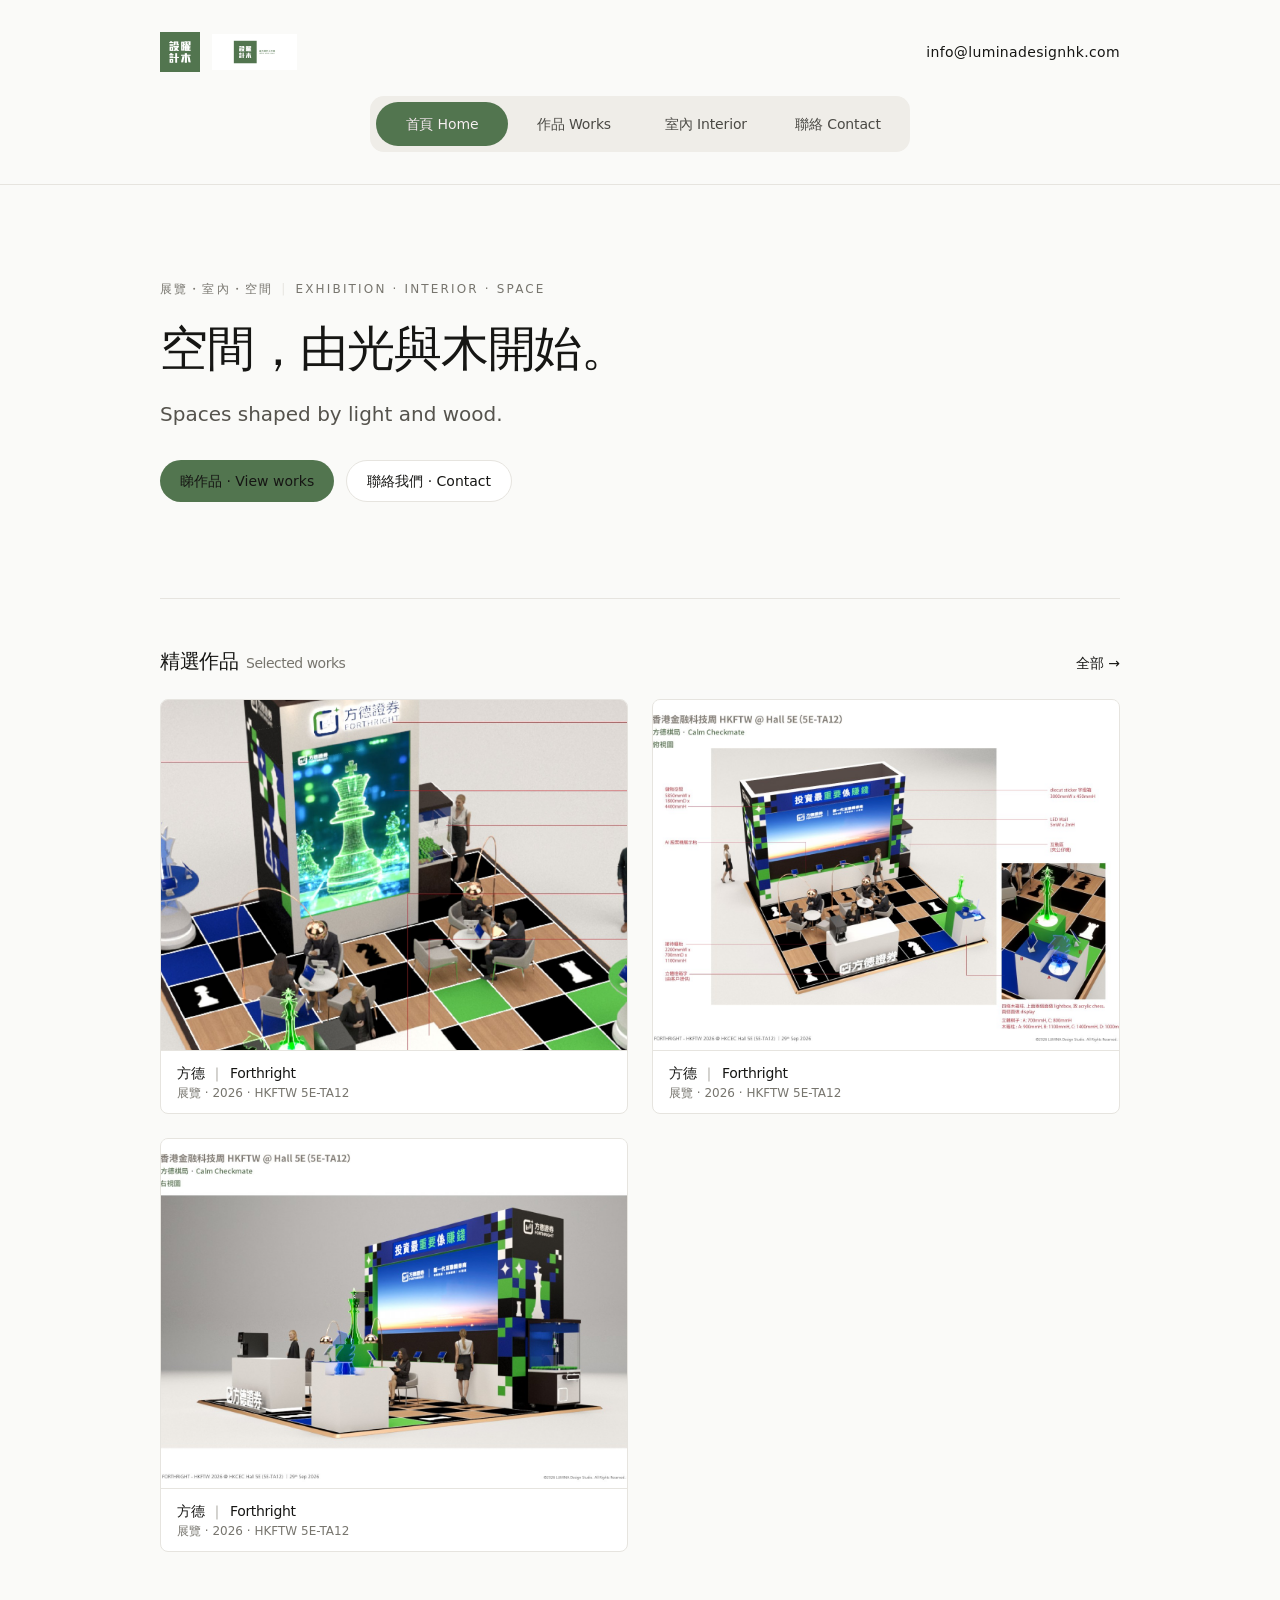
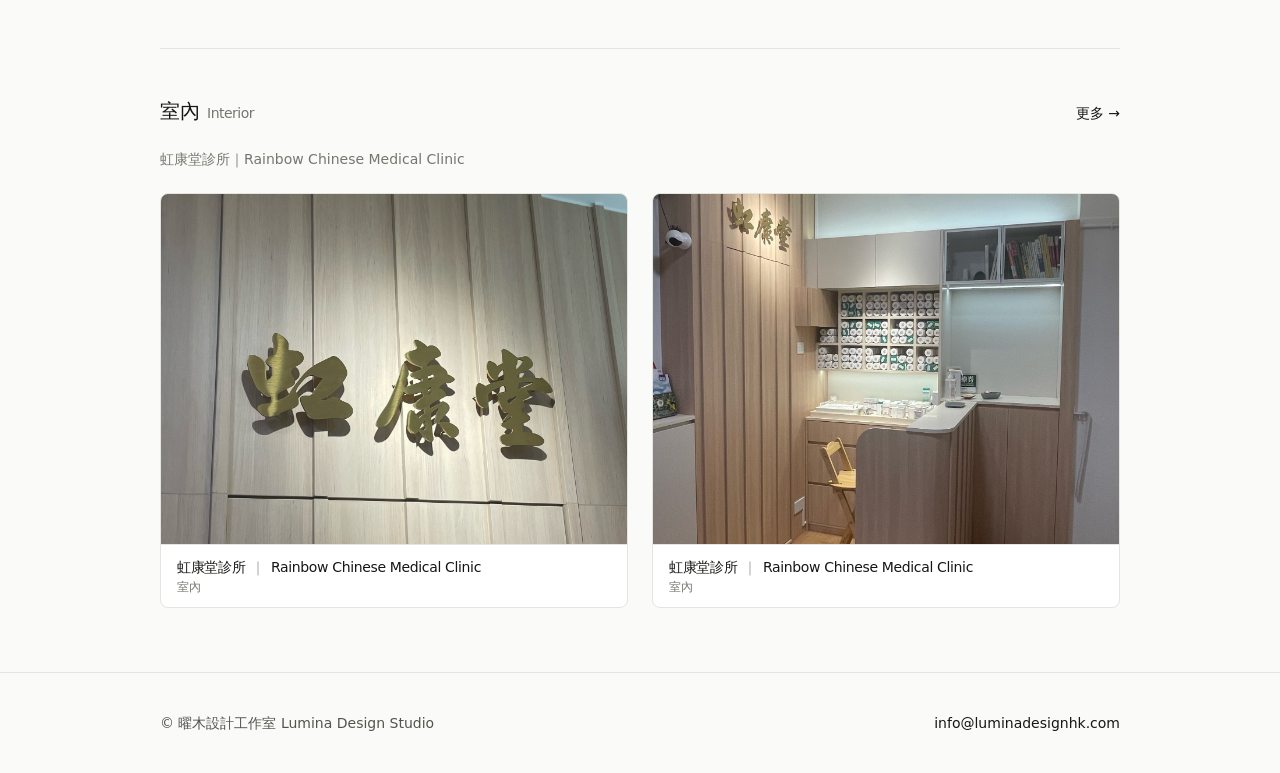
<file: index.html>
<!DOCTYPE html><!--iCzW71nrVQvIlBkB_BchE--><html lang="zh-Hant-HK"><head><meta charSet="utf-8"/><meta name="viewport" content="width=device-width, initial-scale=1"/><link rel="preload" as="image" href="/brand/seal_only.png"/><link rel="preload" as="image" href="/brand/lockup_horizontal.png"/><link rel="stylesheet" href="/_next/static/css/e963d33c7fbe0736.css" data-precedence="next"/><link rel="preload" as="script" fetchPriority="low" href="/_next/static/chunks/webpack-2eb758dea75faf50.js"/><script src="/_next/static/chunks/4bd1b696-c023c6e3521b1417.js" async=""></script><script src="/_next/static/chunks/255-1f92380adbc6ec99.js" async=""></script><script src="/_next/static/chunks/main-app-49a0cce033ede5f1.js" async=""></script><script src="/_next/static/chunks/356-650632a4b6a40b7e.js" async=""></script><script src="/_next/static/chunks/619-9168df9c2a29b74b.js" async=""></script><script src="/_next/static/chunks/179-54899eb6f04519f1.js" async=""></script><script src="/_next/static/chunks/app/layout-ba53aa7f799771eb.js" async=""></script><script src="/_next/static/chunks/app/page-bc480ac394de7907.js" async=""></script><title>曜木設計工作室 · Lumina Design Studio</title><meta name="description" content="展覽・室內・空間 | Exhibition · Interior · Space — 曜木設計工作室 Lumina Design Studio"/><script src="/_next/static/chunks/polyfills-42372ed130431b0a.js" noModule=""></script></head><body><div hidden=""><!--$--><!--/$--></div><div data-ovio-world="minimal" class="flex min-h-dvh flex-col bg-(--ovio-stage) text-(--ovio-ink) font-(family-name:--ovio-font)"><header class="border-b border-(--ovio-line)"><div class="mx-auto flex w-full max-w-5xl flex-col gap-6 px-6 py-6 sm:px-8 sm:py-8"><div class="flex items-center justify-between gap-4"><a class="flex items-center gap-3" aria-label="曜木設計工作室 · Lumina Design Studio" href="/"><img alt="" width="40" height="40" decoding="async" data-nimg="1" class="h-10 w-10" style="color:transparent" src="/brand/seal_only.png"/><img alt="曜木設計工作室 Lumina Design Studio" width="220" height="40" decoding="async" data-nimg="1" class="hidden h-9 w-auto sm:block" style="color:transparent" src="/brand/lockup_horizontal.png"/><span class="sr-only">曜木設計工作室 · Lumina Design Studio</span></a><a href="mailto:info@luminadesignhk.com" class="text-xs tracking-wide text-(--ovio-muted) sm:text-sm">info@luminadesignhk.com</a></div><div class="flex justify-center"><div data-ovio-world="minimal" class="flex flex-col items-center gap-10 font-(family-name:--ovio-font) text-(--ovio-ink) w-full max-w-xl"><div class="relative w-full max-w-135 p-1.5" style="background:var(--ovio-track);border-radius:14px"><div aria-hidden="true" class="absolute inset-1.5"><div class="absolute inset-y-0" style="left:0%;right:75%;background:var(--ovio-accent);border-radius:999px"></div><div class="invisible absolute inset-0"><div class="absolute inset-y-0 left-0 origin-left" style="background:var(--ovio-accent)"></div><div class="absolute inset-y-0 left-0" style="background:var(--ovio-accent);border-radius:999px"></div><div class="absolute inset-y-0 left-0" style="background:var(--ovio-accent);border-radius:999px"></div></div></div><div role="tablist" aria-label="Primary" class="relative grid" style="grid-template-columns:repeat(4, minmax(0, 1fr))"><button id="_R_jb_-tab-0" role="tab" type="button" aria-selected="true" aria-controls="_R_jb_-panel" tabindex="0" class="cursor-pointer border-0 bg-transparent py-3 text-[11px] font-medium sm:text-sm tracking-[-0.01em]" style="color:#4a4944">首頁 Home</button><button id="_R_jb_-tab-1" role="tab" type="button" aria-selected="false" aria-controls="_R_jb_-panel" tabindex="-1" class="cursor-pointer border-0 bg-transparent py-3 text-[11px] font-medium sm:text-sm tracking-[-0.01em]" style="color:#4a4944">作品 Works</button><button id="_R_jb_-tab-2" role="tab" type="button" aria-selected="false" aria-controls="_R_jb_-panel" tabindex="-1" class="cursor-pointer border-0 bg-transparent py-3 text-[11px] font-medium sm:text-sm tracking-[-0.01em]" style="color:#4a4944">室內 Interior</button><button id="_R_jb_-tab-3" role="tab" type="button" aria-selected="false" aria-controls="_R_jb_-panel" tabindex="-1" class="cursor-pointer border-0 bg-transparent py-3 text-[11px] font-medium sm:text-sm tracking-[-0.01em]" style="color:#4a4944">聯絡 Contact</button></div><div aria-hidden="true" class="pointer-events-none absolute inset-1.5 grid" style="grid-template-columns:repeat(4, minmax(0, 1fr));color:#f5f4f0;clip-path:inset(0 75% 0 0% round 999px)"><span data-liquid-label="true" class="block text-center py-3 text-[11px] font-medium sm:text-sm tracking-[-0.01em]">首頁 Home</span><span data-liquid-label="true" class="block text-center py-3 text-[11px] font-medium sm:text-sm tracking-[-0.01em]">作品 Works</span><span data-liquid-label="true" class="block text-center py-3 text-[11px] font-medium sm:text-sm tracking-[-0.01em]">室內 Interior</span><span data-liquid-label="true" class="block text-center py-3 text-[11px] font-medium sm:text-sm tracking-[-0.01em]">聯絡 Contact</span></div></div></div></div></div></header><main class="mx-auto w-full max-w-5xl flex-1 px-6 py-12 sm:px-8 sm:py-16"><div class="space-y-16 sm:space-y-24"><section class="space-y-6 pt-4 sm:pt-8"><p class="text-xs tracking-[0.18em] uppercase text-(--ovio-muted)">展覽・室內・空間<span class="mx-2 text-(--ovio-line)">|</span>Exhibition · Interior · Space</p><h1 class="max-w-2xl text-3xl leading-tight tracking-tight sm:text-5xl sm:leading-[1.15]">空間，由光與木開始。</h1><p class="max-w-xl text-lg text-(--ovio-ink-2) sm:text-xl">Spaces shaped by light and wood.</p><div class="flex flex-wrap gap-3 pt-2"><a class="inline-flex items-center rounded-full bg-(--ovio-accent) px-5 py-2.5 text-sm font-medium text-(--ovio-on-accent)" href="/works/">睇作品 · View works</a><a class="inline-flex items-center rounded-full border border-(--ovio-line) bg-(--ovio-surface) px-5 py-2.5 text-sm font-medium text-(--ovio-ink)" href="/contact/">聯絡我們 · Contact</a></div></section><section class="space-y-6 border-t border-(--ovio-line) pt-12"><div class="flex items-baseline justify-between gap-4"><h2 class="text-lg tracking-tight sm:text-xl">精選作品<span class="ml-2 text-sm font-normal text-(--ovio-muted)">Selected works</span></h2><a class="text-sm text-(--ovio-muted)" href="/works/">全部 →</a></div><div class="grid grid-cols-1 gap-6 sm:grid-cols-2"><figure class="overflow-hidden rounded-[var(--ovio-radius)] border border-(--ovio-line) bg-(--ovio-surface)"><div class="relative aspect-[4/3] bg-(--ovio-track)"><img alt="方德 Forthright — 正面透視" loading="lazy" decoding="async" data-nimg="fill" class="object-cover" style="position:absolute;height:100%;width:100%;left:0;top:0;right:0;bottom:0;color:transparent" src="/works/fangde-forthright/01_hero_overview.jpg"/></div><figcaption class="space-y-0.5 border-t border-(--ovio-line) px-4 py-3"><p class="text-sm font-medium tracking-tight">方德<span class="mx-1.5 text-(--ovio-faint)">｜</span>Forthright</p><p class="text-xs text-(--ovio-muted)">展覽 · 2026 · HKFTW 5E-TA12</p></figcaption></figure><figure class="overflow-hidden rounded-[var(--ovio-radius)] border border-(--ovio-line) bg-(--ovio-surface)"><div class="relative aspect-[4/3] bg-(--ovio-track)"><img alt="方德 Forthright — 標註透視" loading="lazy" decoding="async" data-nimg="fill" class="object-cover" style="position:absolute;height:100%;width:100%;left:0;top:0;right:0;bottom:0;color:transparent" src="/works/fangde-forthright/02_hero_labeled.jpg"/></div><figcaption class="space-y-0.5 border-t border-(--ovio-line) px-4 py-3"><p class="text-sm font-medium tracking-tight">方德<span class="mx-1.5 text-(--ovio-faint)">｜</span>Forthright</p><p class="text-xs text-(--ovio-muted)">展覽 · 2026 · HKFTW 5E-TA12</p></figcaption></figure><figure class="overflow-hidden rounded-[var(--ovio-radius)] border border-(--ovio-line) bg-(--ovio-surface)"><div class="relative aspect-[4/3] bg-(--ovio-track)"><img alt="方德 Forthright — 右視" loading="lazy" decoding="async" data-nimg="fill" class="object-cover" style="position:absolute;height:100%;width:100%;left:0;top:0;right:0;bottom:0;color:transparent" src="/works/fangde-forthright/03_view_right.jpg"/></div><figcaption class="space-y-0.5 border-t border-(--ovio-line) px-4 py-3"><p class="text-sm font-medium tracking-tight">方德<span class="mx-1.5 text-(--ovio-faint)">｜</span>Forthright</p><p class="text-xs text-(--ovio-muted)">展覽 · 2026 · HKFTW 5E-TA12</p></figcaption></figure></div></section><section class="space-y-6 border-t border-(--ovio-line) pt-12"><div class="flex items-baseline justify-between gap-4"><h2 class="text-lg tracking-tight sm:text-xl">室內<span class="ml-2 text-sm font-normal text-(--ovio-muted)">Interior</span></h2><a class="text-sm text-(--ovio-muted)" href="/interior/">更多 →</a></div><p class="text-sm text-(--ovio-muted)">虹康堂診所｜Rainbow Chinese Medical Clinic</p><div class="grid grid-cols-1 gap-6 sm:grid-cols-2"><figure class="overflow-hidden rounded-[var(--ovio-radius)] border border-(--ovio-line) bg-(--ovio-surface)"><div class="relative aspect-[4/3] bg-(--ovio-track)"><img alt="虹康堂診所 Rainbow Chinese Medical Clinic" loading="lazy" decoding="async" data-nimg="fill" class="object-cover" style="position:absolute;height:100%;width:100%;left:0;top:0;right:0;bottom:0;color:transparent" src="/interior/rainbow-clinic/clinic_01.jpg"/></div><figcaption class="space-y-0.5 border-t border-(--ovio-line) px-4 py-3"><p class="text-sm font-medium tracking-tight">虹康堂診所<span class="mx-1.5 text-(--ovio-faint)">｜</span>Rainbow Chinese Medical Clinic</p><p class="text-xs text-(--ovio-muted)">室內</p></figcaption></figure><figure class="overflow-hidden rounded-[var(--ovio-radius)] border border-(--ovio-line) bg-(--ovio-surface)"><div class="relative aspect-[4/3] bg-(--ovio-track)"><img alt="虹康堂診所 Rainbow Chinese Medical Clinic" loading="lazy" decoding="async" data-nimg="fill" class="object-cover" style="position:absolute;height:100%;width:100%;left:0;top:0;right:0;bottom:0;color:transparent" src="/interior/rainbow-clinic/clinic_02.jpg"/></div><figcaption class="space-y-0.5 border-t border-(--ovio-line) px-4 py-3"><p class="text-sm font-medium tracking-tight">虹康堂診所<span class="mx-1.5 text-(--ovio-faint)">｜</span>Rainbow Chinese Medical Clinic</p><p class="text-xs text-(--ovio-muted)">室內</p></figcaption></figure></div></section></div><!--$--><!--/$--></main><footer class="mt-auto border-t border-(--ovio-line)"><div class="mx-auto flex w-full max-w-5xl flex-col gap-2 px-6 py-10 sm:flex-row sm:items-center sm:justify-between sm:px-8"><p class="text-sm text-(--ovio-ink-2)">© 曜木設計工作室 Lumina Design Studio</p><a href="mailto:info@luminadesignhk.com" class="text-sm text-(--ovio-muted)">info@luminadesignhk.com</a></div></footer></div><script src="/_next/static/chunks/webpack-2eb758dea75faf50.js" id="_R_" async=""></script><script>(self.__next_f=self.__next_f||[]).push([0])</script><script>self.__next_f.push([1,"1:\"$Sreact.fragment\"\n2:I[158,[\"356\",\"static/chunks/356-650632a4b6a40b7e.js\",\"619\",\"static/chunks/619-9168df9c2a29b74b.js\",\"179\",\"static/chunks/179-54899eb6f04519f1.js\",\"177\",\"static/chunks/app/layout-ba53aa7f799771eb.js\"],\"SiteShell\"]\n3:I[9766,[],\"\"]\n4:I[8924,[],\"\"]\n5:I[2619,[\"356\",\"static/chunks/356-650632a4b6a40b7e.js\",\"619\",\"static/chunks/619-9168df9c2a29b74b.js\",\"974\",\"static/chunks/app/page-bc480ac394de7907.js\"],\"\"]\n6:I[1356,[\"356\",\"static/chunks/356-650632a4b6a40b7e.js\",\"619\",\"static/chunks/619-9168df9c2a29b74b.js\",\"974\",\"static/chunks/app/page-bc480ac394de7907.js\"],\"Image\"]\nd:I[7150,[],\"\"]\n:HL[\"/_next/static/css/e963d33c7fbe0736.css\",\"style\"]\n"])</script><script>self.__next_f.push([1,"0:{\"P\":null,\"b\":\"iCzW71nrVQvIlBkB-BchE\",\"p\":\"\",\"c\":[\"\",\"\"],\"i\":false,\"f\":[[[\"\",{\"children\":[\"__PAGE__\",{}]},\"$undefined\",\"$undefined\",true],[\"\",[\"$\",\"$1\",\"c\",{\"children\":[[[\"$\",\"link\",\"0\",{\"rel\":\"stylesheet\",\"href\":\"/_next/static/css/e963d33c7fbe0736.css\",\"precedence\":\"next\",\"crossOrigin\":\"$undefined\",\"nonce\":\"$undefined\"}]],[\"$\",\"html\",null,{\"lang\":\"zh-Hant-HK\",\"children\":[\"$\",\"body\",null,{\"children\":[\"$\",\"$L2\",null,{\"children\":[\"$\",\"$L3\",null,{\"parallelRouterKey\":\"children\",\"error\":\"$undefined\",\"errorStyles\":\"$undefined\",\"errorScripts\":\"$undefined\",\"template\":[\"$\",\"$L4\",null,{}],\"templateStyles\":\"$undefined\",\"templateScripts\":\"$undefined\",\"notFound\":[[[\"$\",\"title\",null,{\"children\":\"404: This page could not be found.\"}],[\"$\",\"div\",null,{\"style\":{\"fontFamily\":\"system-ui,\\\"Segoe UI\\\",Roboto,Helvetica,Arial,sans-serif,\\\"Apple Color Emoji\\\",\\\"Segoe UI Emoji\\\"\",\"height\":\"100vh\",\"textAlign\":\"center\",\"display\":\"flex\",\"flexDirection\":\"column\",\"alignItems\":\"center\",\"justifyContent\":\"center\"},\"children\":[\"$\",\"div\",null,{\"children\":[[\"$\",\"style\",null,{\"dangerouslySetInnerHTML\":{\"__html\":\"body{color:#000;background:#fff;margin:0}.next-error-h1{border-right:1px solid rgba(0,0,0,.3)}@media (prefers-color-scheme:dark){body{color:#fff;background:#000}.next-error-h1{border-right:1px solid rgba(255,255,255,.3)}}\"}}],[\"$\",\"h1\",null,{\"className\":\"next-error-h1\",\"style\":{\"display\":\"inline-block\",\"margin\":\"0 20px 0 0\",\"padding\":\"0 23px 0 0\",\"fontSize\":24,\"fontWeight\":500,\"verticalAlign\":\"top\",\"lineHeight\":\"49px\"},\"children\":404}],[\"$\",\"div\",null,{\"style\":{\"display\":\"inline-block\"},\"children\":[\"$\",\"h2\",null,{\"style\":{\"fontSize\":14,\"fontWeight\":400,\"lineHeight\":\"49px\",\"margin\":0},\"children\":\"This page could not be found.\"}]}]]}]}]],[]],\"forbidden\":\"$undefined\",\"unauthorized\":\"$undefined\"}]}]}]}]]}],{\"children\":[\"__PAGE__\",[\"$\",\"$1\",\"c\",{\"children\":[[\"$\",\"div\",null,{\"className\":\"space-y-16 sm:space-y-24\",\"children\":[[\"$\",\"section\",null,{\"className\":\"space-y-6 pt-4 sm:pt-8\",\"children\":[[\"$\",\"p\",null,{\"className\":\"text-xs tracking-[0.18em] uppercase text-(--ovio-muted)\",\"children\":[\"展覽・室內・空間\",[\"$\",\"span\",null,{\"className\":\"mx-2 text-(--ovio-line)\",\"children\":\"|\"}],\"Exhibition · Interior · Space\"]}],[\"$\",\"h1\",null,{\"className\":\"max-w-2xl text-3xl leading-tight tracking-tight sm:text-5xl sm:leading-[1.15]\",\"children\":\"空間，由光與木開始。\"}],[\"$\",\"p\",null,{\"className\":\"max-w-xl text-lg text-(--ovio-ink-2) sm:text-xl\",\"children\":\"Spaces shaped by light and wood.\"}],[\"$\",\"div\",null,{\"className\":\"flex flex-wrap gap-3 pt-2\",\"children\":[[\"$\",\"$L5\",null,{\"href\":\"/works/\",\"className\":\"inline-flex items-center rounded-full bg-(--ovio-accent) px-5 py-2.5 text-sm font-medium text-(--ovio-on-accent)\",\"children\":\"睇作品 · View works\"}],[\"$\",\"$L5\",null,{\"href\":\"/contact/\",\"className\":\"inline-flex items-center rounded-full border border-(--ovio-line) bg-(--ovio-surface) px-5 py-2.5 text-sm font-medium text-(--ovio-ink)\",\"children\":\"聯絡我們 · Contact\"}]]}]]}],[\"$\",\"section\",null,{\"className\":\"space-y-6 border-t border-(--ovio-line) pt-12\",\"children\":[[\"$\",\"div\",null,{\"className\":\"flex items-baseline justify-between gap-4\",\"children\":[[\"$\",\"h2\",null,{\"className\":\"text-lg tracking-tight sm:text-xl\",\"children\":[\"精選作品\",[\"$\",\"span\",null,{\"className\":\"ml-2 text-sm font-normal text-(--ovio-muted)\",\"children\":\"Selected works\"}]]}],[\"$\",\"$L5\",null,{\"href\":\"/works/\",\"className\":\"text-sm text-(--ovio-muted)\",\"children\":\"全部 →\"}]]}],[\"$\",\"div\",null,{\"className\":\"grid grid-cols-1 gap-6 sm:grid-cols-2\",\"children\":[[\"$\",\"figure\",\"fangde-forthright-/works/fangde-forthright/01_hero_overview.jpg\",{\"className\":\"overflow-hidden rounded-[var(--ovio-radius)] border border-(--ovio-line) bg-(--ovio-surface)\",\"children\":[[\"$\",\"div\",null,{\"className\":\"relative aspect-[4/3] bg-(--ovio-track)\",\"children\":[\"$\",\"$L6\",null,{\"src\":\"/works/fangde-forthright/01_hero_overview.jpg\",\"alt\":\"方德 Forthright — 正面透視\",\"fill\":true,\"className\":\"object-cover\",\"sizes\":\"(max-width: 640px) 100vw, 50vw\"}]}],[\"$\",\"figcaption\",null,{\"className\":\"space-y-0.5 border-t border-(--ovio-line) px-4 py-3\",\"children\":[[\"$\",\"p\",null,{\"className\":\"text-sm font-medium tracking-tight\",\"children\":[\"方德\",[\"$\",\"span\",null,{\"className\":\"mx-1.5 text-(--ovio-faint)\",\"children\":\"｜\"}],\"Forthright\"]}],[\"$\",\"p\",null,{\"className\":\"text-xs text-(--ovio-muted)\",\"children\":\"展覽 · 2026 · HKFTW 5E-TA12\"}]]}]]}],[\"$\",\"figure\",\"fangde-forthright-/works/fangde-forthright/02_hero_labeled.jpg\",{\"className\":\"overflow-hidden rounded-[var(--ovio-radius)] border border-(--ovio-line) bg-(--ovio-surface)\",\"children\":[\"$L7\",\"$L8\"]}],\"$L9\"]}]]}],\"$La\"]}],null,\"$Lb\"]}],{},null,false]},null,false],\"$Lc\",false]],\"m\":\"$undefined\",\"G\":[\"$d\",[]],\"s\":false,\"S\":true}\n"])</script><script>self.__next_f.push([1,"e:I[4431,[],\"OutletBoundary\"]\n10:I[5278,[],\"AsyncMetadataOutlet\"]\n12:I[4431,[],\"ViewportBoundary\"]\n14:I[4431,[],\"MetadataBoundary\"]\n15:\"$Sreact.suspense\"\n7:[\"$\",\"div\",null,{\"className\":\"relative aspect-[4/3] bg-(--ovio-track)\",\"children\":[\"$\",\"$L6\",null,{\"src\":\"/works/fangde-forthright/02_hero_labeled.jpg\",\"alt\":\"方德 Forthright — 標註透視\",\"fill\":true,\"className\":\"object-cover\",\"sizes\":\"(max-width: 640px) 100vw, 50vw\"}]}]\n8:[\"$\",\"figcaption\",null,{\"className\":\"space-y-0.5 border-t border-(--ovio-line) px-4 py-3\",\"children\":[[\"$\",\"p\",null,{\"className\":\"text-sm font-medium tracking-tight\",\"children\":[\"方德\",[\"$\",\"span\",null,{\"className\":\"mx-1.5 text-(--ovio-faint)\",\"children\":\"｜\"}],\"Forthright\"]}],[\"$\",\"p\",null,{\"className\":\"text-xs text-(--ovio-muted)\",\"children\":\"展覽 · 2026 · HKFTW 5E-TA12\"}]]}]\n"])</script><script>self.__next_f.push([1,"9:[\"$\",\"figure\",\"fangde-forthright-/works/fangde-forthright/03_view_right.jpg\",{\"className\":\"overflow-hidden rounded-[var(--ovio-radius)] border border-(--ovio-line) bg-(--ovio-surface)\",\"children\":[[\"$\",\"div\",null,{\"className\":\"relative aspect-[4/3] bg-(--ovio-track)\",\"children\":[\"$\",\"$L6\",null,{\"src\":\"/works/fangde-forthright/03_view_right.jpg\",\"alt\":\"方德 Forthright — 右視\",\"fill\":true,\"className\":\"object-cover\",\"sizes\":\"(max-width: 640px) 100vw, 50vw\"}]}],[\"$\",\"figcaption\",null,{\"className\":\"space-y-0.5 border-t border-(--ovio-line) px-4 py-3\",\"children\":[[\"$\",\"p\",null,{\"className\":\"text-sm font-medium tracking-tight\",\"children\":[\"方德\",[\"$\",\"span\",null,{\"className\":\"mx-1.5 text-(--ovio-faint)\",\"children\":\"｜\"}],\"Forthright\"]}],[\"$\",\"p\",null,{\"className\":\"text-xs text-(--ovio-muted)\",\"children\":\"展覽 · 2026 · HKFTW 5E-TA12\"}]]}]]}]\n"])</script><script>self.__next_f.push([1,"a:[\"$\",\"section\",null,{\"className\":\"space-y-6 border-t border-(--ovio-line) pt-12\",\"children\":[[\"$\",\"div\",null,{\"className\":\"flex items-baseline justify-between gap-4\",\"children\":[[\"$\",\"h2\",null,{\"className\":\"text-lg tracking-tight sm:text-xl\",\"children\":[\"室內\",[\"$\",\"span\",null,{\"className\":\"ml-2 text-sm font-normal text-(--ovio-muted)\",\"children\":\"Interior\"}]]}],[\"$\",\"$L5\",null,{\"href\":\"/interior/\",\"className\":\"text-sm text-(--ovio-muted)\",\"children\":\"更多 →\"}]]}],[\"$\",\"p\",null,{\"className\":\"text-sm text-(--ovio-muted)\",\"children\":\"虹康堂診所｜Rainbow Chinese Medical Clinic\"}],[\"$\",\"div\",null,{\"className\":\"grid grid-cols-1 gap-6 sm:grid-cols-2\",\"children\":[[\"$\",\"figure\",\"rainbow-clinic-/interior/rainbow-clinic/clinic_01.jpg\",{\"className\":\"overflow-hidden rounded-[var(--ovio-radius)] border border-(--ovio-line) bg-(--ovio-surface)\",\"children\":[[\"$\",\"div\",null,{\"className\":\"relative aspect-[4/3] bg-(--ovio-track)\",\"children\":[\"$\",\"$L6\",null,{\"src\":\"/interior/rainbow-clinic/clinic_01.jpg\",\"alt\":\"虹康堂診所 Rainbow Chinese Medical Clinic\",\"fill\":true,\"className\":\"object-cover\",\"sizes\":\"(max-width: 640px) 100vw, 50vw\"}]}],[\"$\",\"figcaption\",null,{\"className\":\"space-y-0.5 border-t border-(--ovio-line) px-4 py-3\",\"children\":[[\"$\",\"p\",null,{\"className\":\"text-sm font-medium tracking-tight\",\"children\":[\"虹康堂診所\",[\"$\",\"span\",null,{\"className\":\"mx-1.5 text-(--ovio-faint)\",\"children\":\"｜\"}],\"Rainbow Chinese Medical Clinic\"]}],[\"$\",\"p\",null,{\"className\":\"text-xs text-(--ovio-muted)\",\"children\":\"室內\"}]]}]]}],[\"$\",\"figure\",\"rainbow-clinic-/interior/rainbow-clinic/clinic_02.jpg\",{\"className\":\"overflow-hidden rounded-[var(--ovio-radius)] border border-(--ovio-line) bg-(--ovio-surface)\",\"children\":[[\"$\",\"div\",null,{\"className\":\"relative aspect-[4/3] bg-(--ovio-track)\",\"children\":[\"$\",\"$L6\",null,{\"src\":\"/interior/rainbow-clinic/clinic_02.jpg\",\"alt\":\"虹康堂診所 Rainbow Chinese Medical Clinic\",\"fill\":true,\"className\":\"object-cover\",\"sizes\":\"(max-width: 640px) 100vw, 50vw\"}]}],[\"$\",\"figcaption\",null,{\"className\":\"space-y-0.5 border-t border-(--ovio-line) px-4 py-3\",\"children\":[[\"$\",\"p\",null,{\"className\":\"text-sm font-medium tracking-tight\",\"children\":[\"虹康堂診所\",[\"$\",\"span\",null,{\"className\":\"mx-1.5 text-(--ovio-faint)\",\"children\":\"｜\"}],\"Rainbow Chinese Medical Clinic\"]}],[\"$\",\"p\",null,{\"className\":\"text-xs text-(--ovio-muted)\",\"children\":\"室內\"}]]}]]}]]}]]}]\n"])</script><script>self.__next_f.push([1,"b:[\"$\",\"$Le\",null,{\"children\":[\"$Lf\",[\"$\",\"$L10\",null,{\"promise\":\"$@11\"}]]}]\nc:[\"$\",\"$1\",\"h\",{\"children\":[null,[[\"$\",\"$L12\",null,{\"children\":\"$L13\"}],null],[\"$\",\"$L14\",null,{\"children\":[\"$\",\"div\",null,{\"hidden\":true,\"children\":[\"$\",\"$15\",null,{\"fallback\":null,\"children\":\"$L16\"}]}]}]]}]\n"])</script><script>self.__next_f.push([1,"13:[[\"$\",\"meta\",\"0\",{\"charSet\":\"utf-8\"}],[\"$\",\"meta\",\"1\",{\"name\":\"viewport\",\"content\":\"width=device-width, initial-scale=1\"}]]\nf:null\n"])</script><script>self.__next_f.push([1,"11:{\"metadata\":[[\"$\",\"title\",\"0\",{\"children\":\"曜木設計工作室 · Lumina Design Studio\"}],[\"$\",\"meta\",\"1\",{\"name\":\"description\",\"content\":\"展覽・室內・空間 | Exhibition · Interior · Space — 曜木設計工作室 Lumina Design Studio\"}]],\"error\":null,\"digest\":\"$undefined\"}\n"])</script><script>self.__next_f.push([1,"16:\"$11:metadata\"\n"])</script></body></html>
</file>
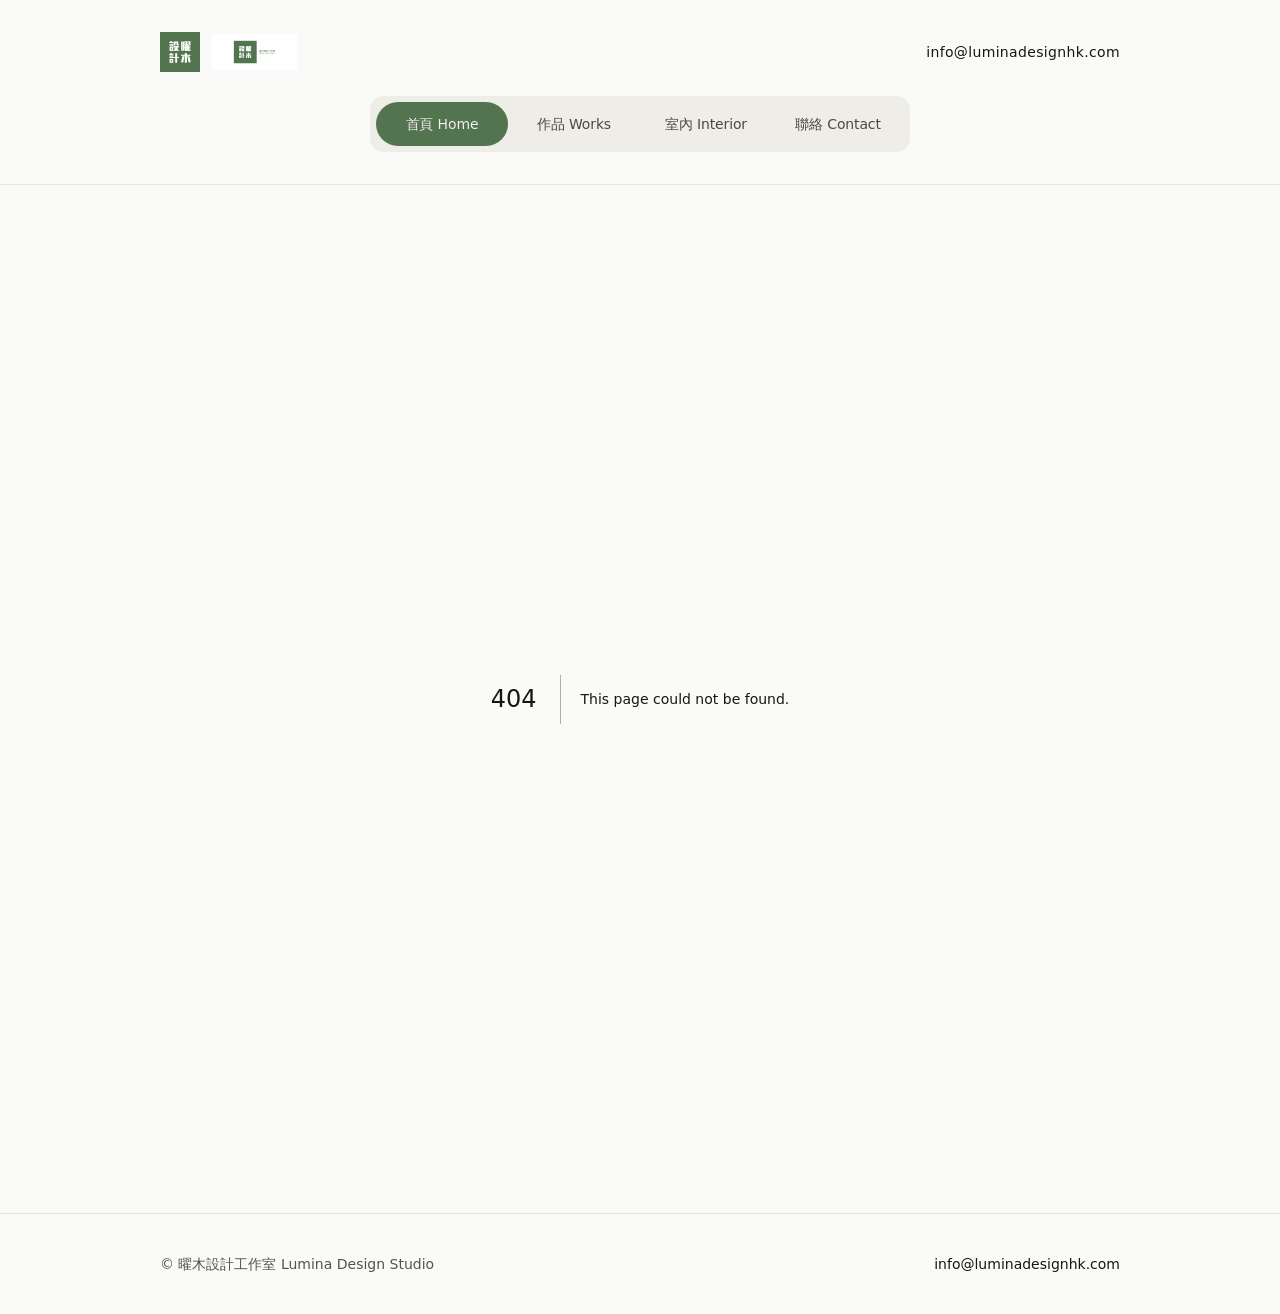
<file: 404/index.html>
<!DOCTYPE html><!--iCzW71nrVQvIlBkB_BchE--><html lang="zh-Hant-HK"><head><meta charSet="utf-8"/><meta name="viewport" content="width=device-width, initial-scale=1"/><link rel="preload" as="image" href="/brand/seal_only.png"/><link rel="preload" as="image" href="/brand/lockup_horizontal.png"/><link rel="stylesheet" href="/_next/static/css/e963d33c7fbe0736.css" data-precedence="next"/><link rel="preload" as="script" fetchPriority="low" href="/_next/static/chunks/webpack-2eb758dea75faf50.js"/><script src="/_next/static/chunks/4bd1b696-c023c6e3521b1417.js" async=""></script><script src="/_next/static/chunks/255-1f92380adbc6ec99.js" async=""></script><script src="/_next/static/chunks/main-app-49a0cce033ede5f1.js" async=""></script><script src="/_next/static/chunks/356-650632a4b6a40b7e.js" async=""></script><script src="/_next/static/chunks/619-9168df9c2a29b74b.js" async=""></script><script src="/_next/static/chunks/179-54899eb6f04519f1.js" async=""></script><script src="/_next/static/chunks/app/layout-ba53aa7f799771eb.js" async=""></script><meta name="robots" content="noindex"/><title>404: This page could not be found.</title><title>曜木設計工作室 · Lumina Design Studio</title><meta name="description" content="展覽・室內・空間 | Exhibition · Interior · Space — 曜木設計工作室 Lumina Design Studio"/><script src="/_next/static/chunks/polyfills-42372ed130431b0a.js" noModule=""></script></head><body><div hidden=""><!--$--><!--/$--></div><div data-ovio-world="minimal" class="flex min-h-dvh flex-col bg-(--ovio-stage) text-(--ovio-ink) font-(family-name:--ovio-font)"><header class="border-b border-(--ovio-line)"><div class="mx-auto flex w-full max-w-5xl flex-col gap-6 px-6 py-6 sm:px-8 sm:py-8"><div class="flex items-center justify-between gap-4"><a class="flex items-center gap-3" aria-label="曜木設計工作室 · Lumina Design Studio" href="/"><img alt="" width="40" height="40" decoding="async" data-nimg="1" class="h-10 w-10" style="color:transparent" src="/brand/seal_only.png"/><img alt="曜木設計工作室 Lumina Design Studio" width="220" height="40" decoding="async" data-nimg="1" class="hidden h-9 w-auto sm:block" style="color:transparent" src="/brand/lockup_horizontal.png"/><span class="sr-only">曜木設計工作室 · Lumina Design Studio</span></a><a href="mailto:info@luminadesignhk.com" class="text-xs tracking-wide text-(--ovio-muted) sm:text-sm">info@luminadesignhk.com</a></div><div class="flex justify-center"><div data-ovio-world="minimal" class="flex flex-col items-center gap-10 font-(family-name:--ovio-font) text-(--ovio-ink) w-full max-w-xl"><div class="relative w-full max-w-135 p-1.5" style="background:var(--ovio-track);border-radius:14px"><div aria-hidden="true" class="absolute inset-1.5"><div class="absolute inset-y-0" style="left:0%;right:75%;background:var(--ovio-accent);border-radius:999px"></div><div class="invisible absolute inset-0"><div class="absolute inset-y-0 left-0 origin-left" style="background:var(--ovio-accent)"></div><div class="absolute inset-y-0 left-0" style="background:var(--ovio-accent);border-radius:999px"></div><div class="absolute inset-y-0 left-0" style="background:var(--ovio-accent);border-radius:999px"></div></div></div><div role="tablist" aria-label="Primary" class="relative grid" style="grid-template-columns:repeat(4, minmax(0, 1fr))"><button id="_R_jb_-tab-0" role="tab" type="button" aria-selected="true" aria-controls="_R_jb_-panel" tabindex="0" class="cursor-pointer border-0 bg-transparent py-3 text-[11px] font-medium sm:text-sm tracking-[-0.01em]" style="color:#4a4944">首頁 Home</button><button id="_R_jb_-tab-1" role="tab" type="button" aria-selected="false" aria-controls="_R_jb_-panel" tabindex="-1" class="cursor-pointer border-0 bg-transparent py-3 text-[11px] font-medium sm:text-sm tracking-[-0.01em]" style="color:#4a4944">作品 Works</button><button id="_R_jb_-tab-2" role="tab" type="button" aria-selected="false" aria-controls="_R_jb_-panel" tabindex="-1" class="cursor-pointer border-0 bg-transparent py-3 text-[11px] font-medium sm:text-sm tracking-[-0.01em]" style="color:#4a4944">室內 Interior</button><button id="_R_jb_-tab-3" role="tab" type="button" aria-selected="false" aria-controls="_R_jb_-panel" tabindex="-1" class="cursor-pointer border-0 bg-transparent py-3 text-[11px] font-medium sm:text-sm tracking-[-0.01em]" style="color:#4a4944">聯絡 Contact</button></div><div aria-hidden="true" class="pointer-events-none absolute inset-1.5 grid" style="grid-template-columns:repeat(4, minmax(0, 1fr));color:#f5f4f0;clip-path:inset(0 75% 0 0% round 999px)"><span data-liquid-label="true" class="block text-center py-3 text-[11px] font-medium sm:text-sm tracking-[-0.01em]">首頁 Home</span><span data-liquid-label="true" class="block text-center py-3 text-[11px] font-medium sm:text-sm tracking-[-0.01em]">作品 Works</span><span data-liquid-label="true" class="block text-center py-3 text-[11px] font-medium sm:text-sm tracking-[-0.01em]">室內 Interior</span><span data-liquid-label="true" class="block text-center py-3 text-[11px] font-medium sm:text-sm tracking-[-0.01em]">聯絡 Contact</span></div></div></div></div></div></header><main class="mx-auto w-full max-w-5xl flex-1 px-6 py-12 sm:px-8 sm:py-16"><div style="font-family:system-ui,&quot;Segoe UI&quot;,Roboto,Helvetica,Arial,sans-serif,&quot;Apple Color Emoji&quot;,&quot;Segoe UI Emoji&quot;;height:100vh;text-align:center;display:flex;flex-direction:column;align-items:center;justify-content:center"><div><style>body{color:#000;background:#fff;margin:0}.next-error-h1{border-right:1px solid rgba(0,0,0,.3)}@media (prefers-color-scheme:dark){body{color:#fff;background:#000}.next-error-h1{border-right:1px solid rgba(255,255,255,.3)}}</style><h1 class="next-error-h1" style="display:inline-block;margin:0 20px 0 0;padding:0 23px 0 0;font-size:24px;font-weight:500;vertical-align:top;line-height:49px">404</h1><div style="display:inline-block"><h2 style="font-size:14px;font-weight:400;line-height:49px;margin:0">This page could not be found.</h2></div></div></div><!--$--><!--/$--></main><footer class="mt-auto border-t border-(--ovio-line)"><div class="mx-auto flex w-full max-w-5xl flex-col gap-2 px-6 py-10 sm:flex-row sm:items-center sm:justify-between sm:px-8"><p class="text-sm text-(--ovio-ink-2)">© 曜木設計工作室 Lumina Design Studio</p><a href="mailto:info@luminadesignhk.com" class="text-sm text-(--ovio-muted)">info@luminadesignhk.com</a></div></footer></div><script src="/_next/static/chunks/webpack-2eb758dea75faf50.js" id="_R_" async=""></script><script>(self.__next_f=self.__next_f||[]).push([0])</script><script>self.__next_f.push([1,"1:\"$Sreact.fragment\"\n2:I[158,[\"356\",\"static/chunks/356-650632a4b6a40b7e.js\",\"619\",\"static/chunks/619-9168df9c2a29b74b.js\",\"179\",\"static/chunks/179-54899eb6f04519f1.js\",\"177\",\"static/chunks/app/layout-ba53aa7f799771eb.js\"],\"SiteShell\"]\n3:I[9766,[],\"\"]\n4:I[8924,[],\"\"]\n5:I[4431,[],\"OutletBoundary\"]\n7:I[5278,[],\"AsyncMetadataOutlet\"]\n9:I[4431,[],\"ViewportBoundary\"]\nb:I[4431,[],\"MetadataBoundary\"]\nc:\"$Sreact.suspense\"\ne:I[7150,[],\"\"]\n:HL[\"/_next/static/css/e963d33c7fbe0736.css\",\"style\"]\n"])</script><script>self.__next_f.push([1,"0:{\"P\":null,\"b\":\"iCzW71nrVQvIlBkB-BchE\",\"p\":\"\",\"c\":[\"\",\"_not-found\",\"\"],\"i\":false,\"f\":[[[\"\",{\"children\":[\"/_not-found\",{\"children\":[\"__PAGE__\",{}]}]},\"$undefined\",\"$undefined\",true],[\"\",[\"$\",\"$1\",\"c\",{\"children\":[[[\"$\",\"link\",\"0\",{\"rel\":\"stylesheet\",\"href\":\"/_next/static/css/e963d33c7fbe0736.css\",\"precedence\":\"next\",\"crossOrigin\":\"$undefined\",\"nonce\":\"$undefined\"}]],[\"$\",\"html\",null,{\"lang\":\"zh-Hant-HK\",\"children\":[\"$\",\"body\",null,{\"children\":[\"$\",\"$L2\",null,{\"children\":[\"$\",\"$L3\",null,{\"parallelRouterKey\":\"children\",\"error\":\"$undefined\",\"errorStyles\":\"$undefined\",\"errorScripts\":\"$undefined\",\"template\":[\"$\",\"$L4\",null,{}],\"templateStyles\":\"$undefined\",\"templateScripts\":\"$undefined\",\"notFound\":\"$undefined\",\"forbidden\":\"$undefined\",\"unauthorized\":\"$undefined\"}]}]}]}]]}],{\"children\":[\"/_not-found\",[\"$\",\"$1\",\"c\",{\"children\":[null,[\"$\",\"$L3\",null,{\"parallelRouterKey\":\"children\",\"error\":\"$undefined\",\"errorStyles\":\"$undefined\",\"errorScripts\":\"$undefined\",\"template\":[\"$\",\"$L4\",null,{}],\"templateStyles\":\"$undefined\",\"templateScripts\":\"$undefined\",\"notFound\":\"$undefined\",\"forbidden\":\"$undefined\",\"unauthorized\":\"$undefined\"}]]}],{\"children\":[\"__PAGE__\",[\"$\",\"$1\",\"c\",{\"children\":[[[\"$\",\"title\",null,{\"children\":\"404: This page could not be found.\"}],[\"$\",\"div\",null,{\"style\":{\"fontFamily\":\"system-ui,\\\"Segoe UI\\\",Roboto,Helvetica,Arial,sans-serif,\\\"Apple Color Emoji\\\",\\\"Segoe UI Emoji\\\"\",\"height\":\"100vh\",\"textAlign\":\"center\",\"display\":\"flex\",\"flexDirection\":\"column\",\"alignItems\":\"center\",\"justifyContent\":\"center\"},\"children\":[\"$\",\"div\",null,{\"children\":[[\"$\",\"style\",null,{\"dangerouslySetInnerHTML\":{\"__html\":\"body{color:#000;background:#fff;margin:0}.next-error-h1{border-right:1px solid rgba(0,0,0,.3)}@media (prefers-color-scheme:dark){body{color:#fff;background:#000}.next-error-h1{border-right:1px solid rgba(255,255,255,.3)}}\"}}],[\"$\",\"h1\",null,{\"className\":\"next-error-h1\",\"style\":{\"display\":\"inline-block\",\"margin\":\"0 20px 0 0\",\"padding\":\"0 23px 0 0\",\"fontSize\":24,\"fontWeight\":500,\"verticalAlign\":\"top\",\"lineHeight\":\"49px\"},\"children\":404}],[\"$\",\"div\",null,{\"style\":{\"display\":\"inline-block\"},\"children\":[\"$\",\"h2\",null,{\"style\":{\"fontSize\":14,\"fontWeight\":400,\"lineHeight\":\"49px\",\"margin\":0},\"children\":\"This page could not be found.\"}]}]]}]}]],null,[\"$\",\"$L5\",null,{\"children\":[\"$L6\",[\"$\",\"$L7\",null,{\"promise\":\"$@8\"}]]}]]}],{},null,false]},null,false]},null,false],[\"$\",\"$1\",\"h\",{\"children\":[[\"$\",\"meta\",null,{\"name\":\"robots\",\"content\":\"noindex\"}],[[\"$\",\"$L9\",null,{\"children\":\"$La\"}],null],[\"$\",\"$Lb\",null,{\"children\":[\"$\",\"div\",null,{\"hidden\":true,\"children\":[\"$\",\"$c\",null,{\"fallback\":null,\"children\":\"$Ld\"}]}]}]]}],false]],\"m\":\"$undefined\",\"G\":[\"$e\",[]],\"s\":false,\"S\":true}\n"])</script><script>self.__next_f.push([1,"a:[[\"$\",\"meta\",\"0\",{\"charSet\":\"utf-8\"}],[\"$\",\"meta\",\"1\",{\"name\":\"viewport\",\"content\":\"width=device-width, initial-scale=1\"}]]\n6:null\n"])</script><script>self.__next_f.push([1,"8:{\"metadata\":[[\"$\",\"title\",\"0\",{\"children\":\"曜木設計工作室 · Lumina Design Studio\"}],[\"$\",\"meta\",\"1\",{\"name\":\"description\",\"content\":\"展覽・室內・空間 | Exhibition · Interior · Space — 曜木設計工作室 Lumina Design Studio\"}]],\"error\":null,\"digest\":\"$undefined\"}\n"])</script><script>self.__next_f.push([1,"d:\"$8:metadata\"\n"])</script></body></html>
</file>
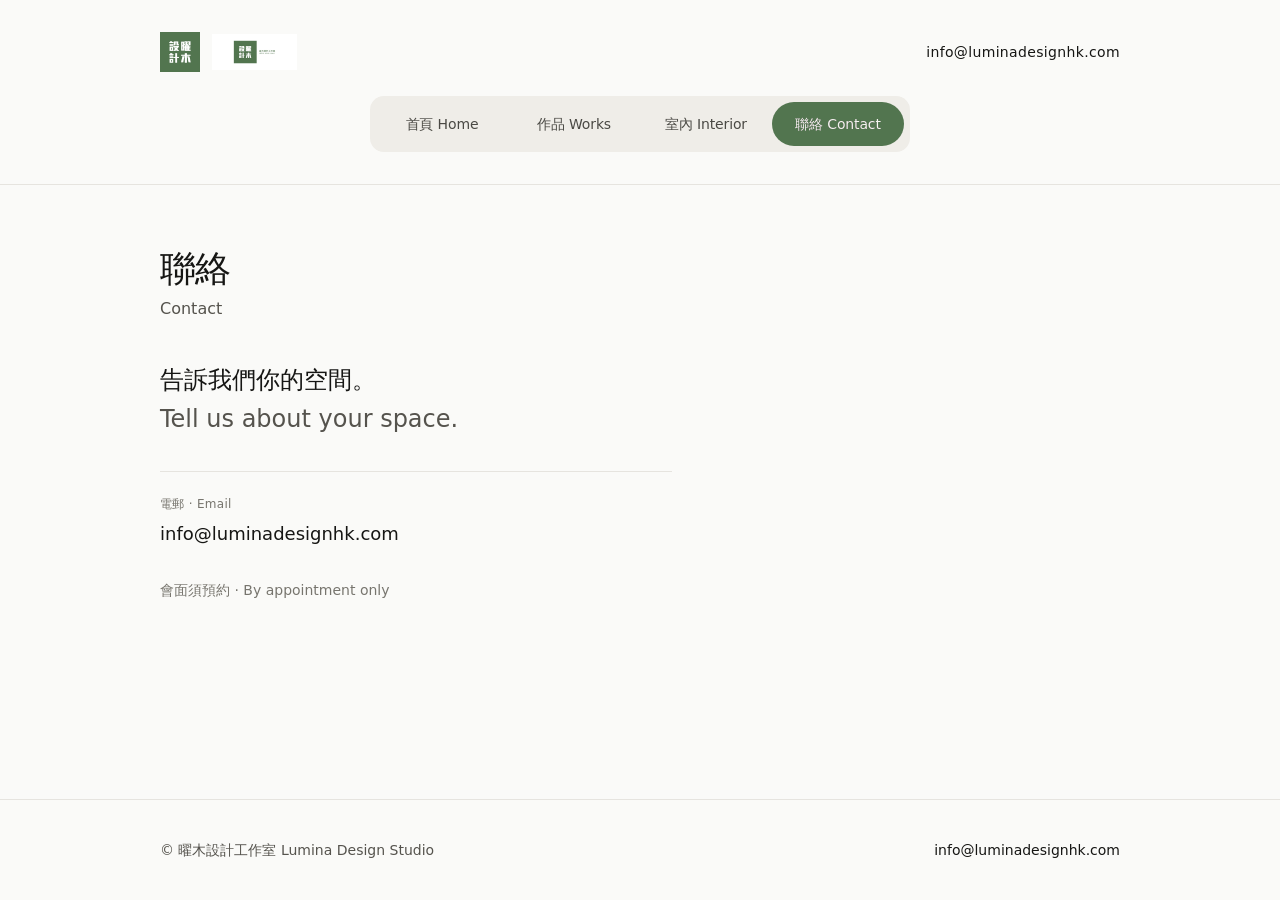
<file: contact/index.html>
<!DOCTYPE html><!--iCzW71nrVQvIlBkB_BchE--><html lang="zh-Hant-HK"><head><meta charSet="utf-8"/><meta name="viewport" content="width=device-width, initial-scale=1"/><link rel="preload" as="image" href="/brand/seal_only.png"/><link rel="preload" as="image" href="/brand/lockup_horizontal.png"/><link rel="stylesheet" href="/_next/static/css/e963d33c7fbe0736.css" data-precedence="next"/><link rel="preload" as="script" fetchPriority="low" href="/_next/static/chunks/webpack-2eb758dea75faf50.js"/><script src="/_next/static/chunks/4bd1b696-c023c6e3521b1417.js" async=""></script><script src="/_next/static/chunks/255-1f92380adbc6ec99.js" async=""></script><script src="/_next/static/chunks/main-app-49a0cce033ede5f1.js" async=""></script><script src="/_next/static/chunks/356-650632a4b6a40b7e.js" async=""></script><script src="/_next/static/chunks/619-9168df9c2a29b74b.js" async=""></script><script src="/_next/static/chunks/179-54899eb6f04519f1.js" async=""></script><script src="/_next/static/chunks/app/layout-ba53aa7f799771eb.js" async=""></script><title>聯絡 · Contact · Lumina Design Studio</title><meta name="description" content="展覽・室內・空間 | Exhibition · Interior · Space — 曜木設計工作室 Lumina Design Studio"/><script src="/_next/static/chunks/polyfills-42372ed130431b0a.js" noModule=""></script></head><body><div hidden=""><!--$--><!--/$--></div><div data-ovio-world="minimal" class="flex min-h-dvh flex-col bg-(--ovio-stage) text-(--ovio-ink) font-(family-name:--ovio-font)"><header class="border-b border-(--ovio-line)"><div class="mx-auto flex w-full max-w-5xl flex-col gap-6 px-6 py-6 sm:px-8 sm:py-8"><div class="flex items-center justify-between gap-4"><a class="flex items-center gap-3" aria-label="曜木設計工作室 · Lumina Design Studio" href="/"><img alt="" width="40" height="40" decoding="async" data-nimg="1" class="h-10 w-10" style="color:transparent" src="/brand/seal_only.png"/><img alt="曜木設計工作室 Lumina Design Studio" width="220" height="40" decoding="async" data-nimg="1" class="hidden h-9 w-auto sm:block" style="color:transparent" src="/brand/lockup_horizontal.png"/><span class="sr-only">曜木設計工作室 · Lumina Design Studio</span></a><a href="mailto:info@luminadesignhk.com" class="text-xs tracking-wide text-(--ovio-muted) sm:text-sm">info@luminadesignhk.com</a></div><div class="flex justify-center"><div data-ovio-world="minimal" class="flex flex-col items-center gap-10 font-(family-name:--ovio-font) text-(--ovio-ink) w-full max-w-xl"><div class="relative w-full max-w-135 p-1.5" style="background:var(--ovio-track);border-radius:14px"><div aria-hidden="true" class="absolute inset-1.5"><div class="absolute inset-y-0" style="left:75%;right:0%;background:var(--ovio-accent);border-radius:999px"></div><div class="invisible absolute inset-0"><div class="absolute inset-y-0 left-0 origin-left" style="background:var(--ovio-accent)"></div><div class="absolute inset-y-0 left-0" style="background:var(--ovio-accent);border-radius:999px"></div><div class="absolute inset-y-0 left-0" style="background:var(--ovio-accent);border-radius:999px"></div></div></div><div role="tablist" aria-label="Primary" class="relative grid" style="grid-template-columns:repeat(4, minmax(0, 1fr))"><button id="_R_jb_-tab-0" role="tab" type="button" aria-selected="false" aria-controls="_R_jb_-panel" tabindex="-1" class="cursor-pointer border-0 bg-transparent py-3 text-[11px] font-medium sm:text-sm tracking-[-0.01em]" style="color:#4a4944">首頁 Home</button><button id="_R_jb_-tab-1" role="tab" type="button" aria-selected="false" aria-controls="_R_jb_-panel" tabindex="-1" class="cursor-pointer border-0 bg-transparent py-3 text-[11px] font-medium sm:text-sm tracking-[-0.01em]" style="color:#4a4944">作品 Works</button><button id="_R_jb_-tab-2" role="tab" type="button" aria-selected="false" aria-controls="_R_jb_-panel" tabindex="-1" class="cursor-pointer border-0 bg-transparent py-3 text-[11px] font-medium sm:text-sm tracking-[-0.01em]" style="color:#4a4944">室內 Interior</button><button id="_R_jb_-tab-3" role="tab" type="button" aria-selected="true" aria-controls="_R_jb_-panel" tabindex="0" class="cursor-pointer border-0 bg-transparent py-3 text-[11px] font-medium sm:text-sm tracking-[-0.01em]" style="color:#4a4944">聯絡 Contact</button></div><div aria-hidden="true" class="pointer-events-none absolute inset-1.5 grid" style="grid-template-columns:repeat(4, minmax(0, 1fr));color:#f5f4f0;clip-path:inset(0 0% 0 75% round 999px)"><span data-liquid-label="true" class="block text-center py-3 text-[11px] font-medium sm:text-sm tracking-[-0.01em]">首頁 Home</span><span data-liquid-label="true" class="block text-center py-3 text-[11px] font-medium sm:text-sm tracking-[-0.01em]">作品 Works</span><span data-liquid-label="true" class="block text-center py-3 text-[11px] font-medium sm:text-sm tracking-[-0.01em]">室內 Interior</span><span data-liquid-label="true" class="block text-center py-3 text-[11px] font-medium sm:text-sm tracking-[-0.01em]">聯絡 Contact</span></div></div></div></div></div></header><main class="mx-auto w-full max-w-5xl flex-1 px-6 py-12 sm:px-8 sm:py-16"><div class="space-y-10"><header class="space-y-2"><h1 class="text-3xl tracking-tight sm:text-4xl">聯絡</h1><p class="text-(--ovio-ink-2)">Contact</p></header><div class="max-w-lg space-y-8"><p class="text-xl leading-relaxed sm:text-2xl">告訴我們你的空間。<br/><span class="text-(--ovio-ink-2)">Tell us about your space.</span></p><div class="space-y-2 border-t border-(--ovio-line) pt-6"><p class="text-xs tracking-wide text-(--ovio-muted)">電郵 · Email</p><a href="mailto:info@luminadesignhk.com" class="text-lg text-(--ovio-accent) underline-offset-4 hover:underline">info@luminadesignhk.com</a></div><p class="text-sm text-(--ovio-muted)">會面須預約 · By appointment only</p></div></div><!--$--><!--/$--></main><footer class="mt-auto border-t border-(--ovio-line)"><div class="mx-auto flex w-full max-w-5xl flex-col gap-2 px-6 py-10 sm:flex-row sm:items-center sm:justify-between sm:px-8"><p class="text-sm text-(--ovio-ink-2)">© 曜木設計工作室 Lumina Design Studio</p><a href="mailto:info@luminadesignhk.com" class="text-sm text-(--ovio-muted)">info@luminadesignhk.com</a></div></footer></div><script src="/_next/static/chunks/webpack-2eb758dea75faf50.js" id="_R_" async=""></script><script>(self.__next_f=self.__next_f||[]).push([0])</script><script>self.__next_f.push([1,"1:\"$Sreact.fragment\"\n2:I[158,[\"356\",\"static/chunks/356-650632a4b6a40b7e.js\",\"619\",\"static/chunks/619-9168df9c2a29b74b.js\",\"179\",\"static/chunks/179-54899eb6f04519f1.js\",\"177\",\"static/chunks/app/layout-ba53aa7f799771eb.js\"],\"SiteShell\"]\n3:I[9766,[],\"\"]\n4:I[8924,[],\"\"]\n5:I[4431,[],\"OutletBoundary\"]\n7:I[5278,[],\"AsyncMetadataOutlet\"]\n9:I[4431,[],\"ViewportBoundary\"]\nb:I[4431,[],\"MetadataBoundary\"]\nc:\"$Sreact.suspense\"\ne:I[7150,[],\"\"]\n:HL[\"/_next/static/css/e963d33c7fbe0736.css\",\"style\"]\n"])</script><script>self.__next_f.push([1,"0:{\"P\":null,\"b\":\"iCzW71nrVQvIlBkB-BchE\",\"p\":\"\",\"c\":[\"\",\"contact\",\"\"],\"i\":false,\"f\":[[[\"\",{\"children\":[\"contact\",{\"children\":[\"__PAGE__\",{}]}]},\"$undefined\",\"$undefined\",true],[\"\",[\"$\",\"$1\",\"c\",{\"children\":[[[\"$\",\"link\",\"0\",{\"rel\":\"stylesheet\",\"href\":\"/_next/static/css/e963d33c7fbe0736.css\",\"precedence\":\"next\",\"crossOrigin\":\"$undefined\",\"nonce\":\"$undefined\"}]],[\"$\",\"html\",null,{\"lang\":\"zh-Hant-HK\",\"children\":[\"$\",\"body\",null,{\"children\":[\"$\",\"$L2\",null,{\"children\":[\"$\",\"$L3\",null,{\"parallelRouterKey\":\"children\",\"error\":\"$undefined\",\"errorStyles\":\"$undefined\",\"errorScripts\":\"$undefined\",\"template\":[\"$\",\"$L4\",null,{}],\"templateStyles\":\"$undefined\",\"templateScripts\":\"$undefined\",\"notFound\":[[[\"$\",\"title\",null,{\"children\":\"404: This page could not be found.\"}],[\"$\",\"div\",null,{\"style\":{\"fontFamily\":\"system-ui,\\\"Segoe UI\\\",Roboto,Helvetica,Arial,sans-serif,\\\"Apple Color Emoji\\\",\\\"Segoe UI Emoji\\\"\",\"height\":\"100vh\",\"textAlign\":\"center\",\"display\":\"flex\",\"flexDirection\":\"column\",\"alignItems\":\"center\",\"justifyContent\":\"center\"},\"children\":[\"$\",\"div\",null,{\"children\":[[\"$\",\"style\",null,{\"dangerouslySetInnerHTML\":{\"__html\":\"body{color:#000;background:#fff;margin:0}.next-error-h1{border-right:1px solid rgba(0,0,0,.3)}@media (prefers-color-scheme:dark){body{color:#fff;background:#000}.next-error-h1{border-right:1px solid rgba(255,255,255,.3)}}\"}}],[\"$\",\"h1\",null,{\"className\":\"next-error-h1\",\"style\":{\"display\":\"inline-block\",\"margin\":\"0 20px 0 0\",\"padding\":\"0 23px 0 0\",\"fontSize\":24,\"fontWeight\":500,\"verticalAlign\":\"top\",\"lineHeight\":\"49px\"},\"children\":404}],[\"$\",\"div\",null,{\"style\":{\"display\":\"inline-block\"},\"children\":[\"$\",\"h2\",null,{\"style\":{\"fontSize\":14,\"fontWeight\":400,\"lineHeight\":\"49px\",\"margin\":0},\"children\":\"This page could not be found.\"}]}]]}]}]],[]],\"forbidden\":\"$undefined\",\"unauthorized\":\"$undefined\"}]}]}]}]]}],{\"children\":[\"contact\",[\"$\",\"$1\",\"c\",{\"children\":[null,[\"$\",\"$L3\",null,{\"parallelRouterKey\":\"children\",\"error\":\"$undefined\",\"errorStyles\":\"$undefined\",\"errorScripts\":\"$undefined\",\"template\":[\"$\",\"$L4\",null,{}],\"templateStyles\":\"$undefined\",\"templateScripts\":\"$undefined\",\"notFound\":\"$undefined\",\"forbidden\":\"$undefined\",\"unauthorized\":\"$undefined\"}]]}],{\"children\":[\"__PAGE__\",[\"$\",\"$1\",\"c\",{\"children\":[[\"$\",\"div\",null,{\"className\":\"space-y-10\",\"children\":[[\"$\",\"header\",null,{\"className\":\"space-y-2\",\"children\":[[\"$\",\"h1\",null,{\"className\":\"text-3xl tracking-tight sm:text-4xl\",\"children\":\"聯絡\"}],[\"$\",\"p\",null,{\"className\":\"text-(--ovio-ink-2)\",\"children\":\"Contact\"}]]}],[\"$\",\"div\",null,{\"className\":\"max-w-lg space-y-8\",\"children\":[[\"$\",\"p\",null,{\"className\":\"text-xl leading-relaxed sm:text-2xl\",\"children\":[\"告訴我們你的空間。\",[\"$\",\"br\",null,{}],[\"$\",\"span\",null,{\"className\":\"text-(--ovio-ink-2)\",\"children\":\"Tell us about your space.\"}]]}],[\"$\",\"div\",null,{\"className\":\"space-y-2 border-t border-(--ovio-line) pt-6\",\"children\":[[\"$\",\"p\",null,{\"className\":\"text-xs tracking-wide text-(--ovio-muted)\",\"children\":\"電郵 · Email\"}],[\"$\",\"a\",null,{\"href\":\"mailto:info@luminadesignhk.com\",\"className\":\"text-lg text-(--ovio-accent) underline-offset-4 hover:underline\",\"children\":\"info@luminadesignhk.com\"}]]}],[\"$\",\"p\",null,{\"className\":\"text-sm text-(--ovio-muted)\",\"children\":\"會面須預約 · By appointment only\"}]]}]]}],null,[\"$\",\"$L5\",null,{\"children\":[\"$L6\",[\"$\",\"$L7\",null,{\"promise\":\"$@8\"}]]}]]}],{},null,false]},null,false]},null,false],[\"$\",\"$1\",\"h\",{\"children\":[null,[[\"$\",\"$L9\",null,{\"children\":\"$La\"}],null],[\"$\",\"$Lb\",null,{\"children\":[\"$\",\"div\",null,{\"hidden\":true,\"children\":[\"$\",\"$c\",null,{\"fallback\":null,\"children\":\"$Ld\"}]}]}]]}],false]],\"m\":\"$undefined\",\"G\":[\"$e\",[]],\"s\":false,\"S\":true}\n"])</script><script>self.__next_f.push([1,"a:[[\"$\",\"meta\",\"0\",{\"charSet\":\"utf-8\"}],[\"$\",\"meta\",\"1\",{\"name\":\"viewport\",\"content\":\"width=device-width, initial-scale=1\"}]]\n6:null\n"])</script><script>self.__next_f.push([1,"8:{\"metadata\":[[\"$\",\"title\",\"0\",{\"children\":\"聯絡 · Contact · Lumina Design Studio\"}],[\"$\",\"meta\",\"1\",{\"name\":\"description\",\"content\":\"展覽・室內・空間 | Exhibition · Interior · Space — 曜木設計工作室 Lumina Design Studio\"}]],\"error\":null,\"digest\":\"$undefined\"}\n"])</script><script>self.__next_f.push([1,"d:\"$8:metadata\"\n"])</script></body></html>
</file>
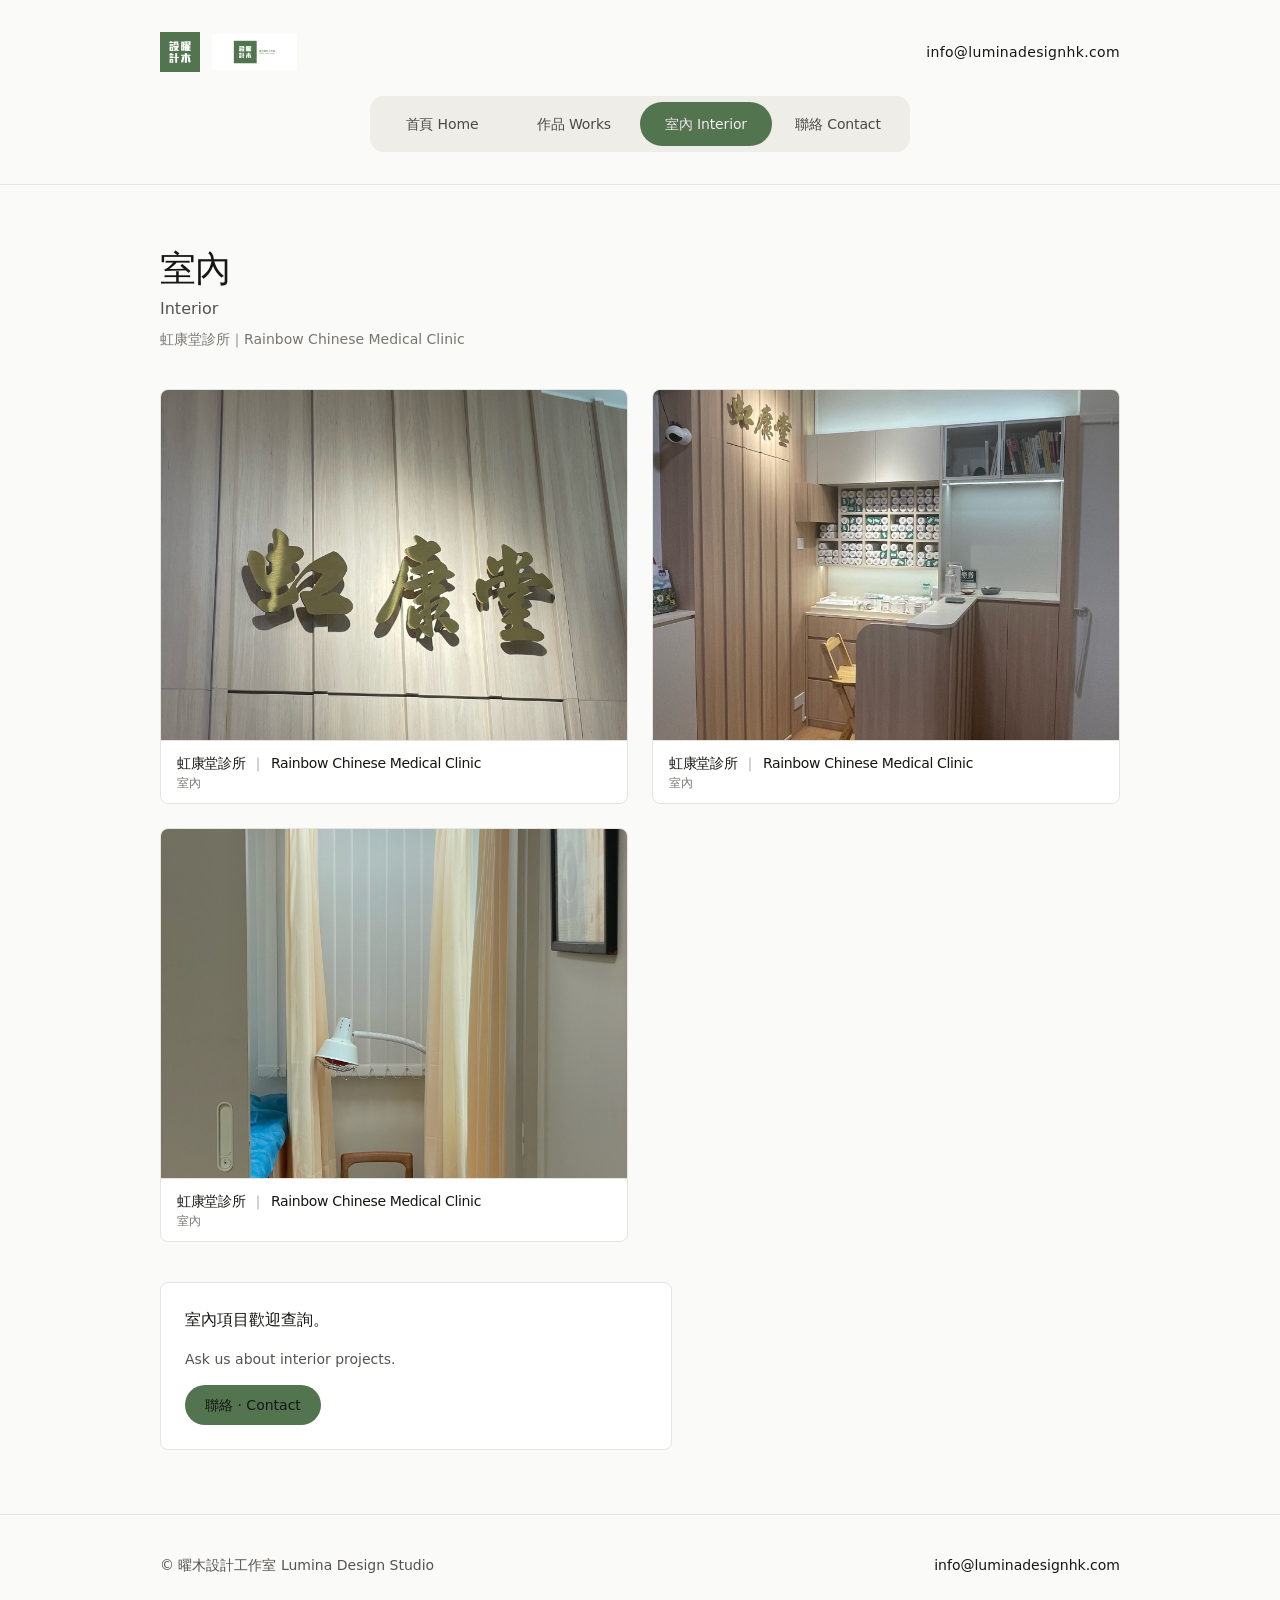
<file: interior/index.html>
<!DOCTYPE html><!--iCzW71nrVQvIlBkB_BchE--><html lang="zh-Hant-HK"><head><meta charSet="utf-8"/><meta name="viewport" content="width=device-width, initial-scale=1"/><link rel="preload" as="image" href="/brand/seal_only.png"/><link rel="preload" as="image" href="/brand/lockup_horizontal.png"/><link rel="stylesheet" href="/_next/static/css/e963d33c7fbe0736.css" data-precedence="next"/><link rel="preload" as="script" fetchPriority="low" href="/_next/static/chunks/webpack-2eb758dea75faf50.js"/><script src="/_next/static/chunks/4bd1b696-c023c6e3521b1417.js" async=""></script><script src="/_next/static/chunks/255-1f92380adbc6ec99.js" async=""></script><script src="/_next/static/chunks/main-app-49a0cce033ede5f1.js" async=""></script><script src="/_next/static/chunks/356-650632a4b6a40b7e.js" async=""></script><script src="/_next/static/chunks/619-9168df9c2a29b74b.js" async=""></script><script src="/_next/static/chunks/179-54899eb6f04519f1.js" async=""></script><script src="/_next/static/chunks/app/layout-ba53aa7f799771eb.js" async=""></script><script src="/_next/static/chunks/app/interior/page-bc480ac394de7907.js" async=""></script><title>室內 · Interior · Lumina Design Studio</title><meta name="description" content="展覽・室內・空間 | Exhibition · Interior · Space — 曜木設計工作室 Lumina Design Studio"/><script src="/_next/static/chunks/polyfills-42372ed130431b0a.js" noModule=""></script></head><body><div hidden=""><!--$--><!--/$--></div><div data-ovio-world="minimal" class="flex min-h-dvh flex-col bg-(--ovio-stage) text-(--ovio-ink) font-(family-name:--ovio-font)"><header class="border-b border-(--ovio-line)"><div class="mx-auto flex w-full max-w-5xl flex-col gap-6 px-6 py-6 sm:px-8 sm:py-8"><div class="flex items-center justify-between gap-4"><a class="flex items-center gap-3" aria-label="曜木設計工作室 · Lumina Design Studio" href="/"><img alt="" width="40" height="40" decoding="async" data-nimg="1" class="h-10 w-10" style="color:transparent" src="/brand/seal_only.png"/><img alt="曜木設計工作室 Lumina Design Studio" width="220" height="40" decoding="async" data-nimg="1" class="hidden h-9 w-auto sm:block" style="color:transparent" src="/brand/lockup_horizontal.png"/><span class="sr-only">曜木設計工作室 · Lumina Design Studio</span></a><a href="mailto:info@luminadesignhk.com" class="text-xs tracking-wide text-(--ovio-muted) sm:text-sm">info@luminadesignhk.com</a></div><div class="flex justify-center"><div data-ovio-world="minimal" class="flex flex-col items-center gap-10 font-(family-name:--ovio-font) text-(--ovio-ink) w-full max-w-xl"><div class="relative w-full max-w-135 p-1.5" style="background:var(--ovio-track);border-radius:14px"><div aria-hidden="true" class="absolute inset-1.5"><div class="absolute inset-y-0" style="left:50%;right:25%;background:var(--ovio-accent);border-radius:999px"></div><div class="invisible absolute inset-0"><div class="absolute inset-y-0 left-0 origin-left" style="background:var(--ovio-accent)"></div><div class="absolute inset-y-0 left-0" style="background:var(--ovio-accent);border-radius:999px"></div><div class="absolute inset-y-0 left-0" style="background:var(--ovio-accent);border-radius:999px"></div></div></div><div role="tablist" aria-label="Primary" class="relative grid" style="grid-template-columns:repeat(4, minmax(0, 1fr))"><button id="_R_jb_-tab-0" role="tab" type="button" aria-selected="false" aria-controls="_R_jb_-panel" tabindex="-1" class="cursor-pointer border-0 bg-transparent py-3 text-[11px] font-medium sm:text-sm tracking-[-0.01em]" style="color:#4a4944">首頁 Home</button><button id="_R_jb_-tab-1" role="tab" type="button" aria-selected="false" aria-controls="_R_jb_-panel" tabindex="-1" class="cursor-pointer border-0 bg-transparent py-3 text-[11px] font-medium sm:text-sm tracking-[-0.01em]" style="color:#4a4944">作品 Works</button><button id="_R_jb_-tab-2" role="tab" type="button" aria-selected="true" aria-controls="_R_jb_-panel" tabindex="0" class="cursor-pointer border-0 bg-transparent py-3 text-[11px] font-medium sm:text-sm tracking-[-0.01em]" style="color:#4a4944">室內 Interior</button><button id="_R_jb_-tab-3" role="tab" type="button" aria-selected="false" aria-controls="_R_jb_-panel" tabindex="-1" class="cursor-pointer border-0 bg-transparent py-3 text-[11px] font-medium sm:text-sm tracking-[-0.01em]" style="color:#4a4944">聯絡 Contact</button></div><div aria-hidden="true" class="pointer-events-none absolute inset-1.5 grid" style="grid-template-columns:repeat(4, minmax(0, 1fr));color:#f5f4f0;clip-path:inset(0 25% 0 50% round 999px)"><span data-liquid-label="true" class="block text-center py-3 text-[11px] font-medium sm:text-sm tracking-[-0.01em]">首頁 Home</span><span data-liquid-label="true" class="block text-center py-3 text-[11px] font-medium sm:text-sm tracking-[-0.01em]">作品 Works</span><span data-liquid-label="true" class="block text-center py-3 text-[11px] font-medium sm:text-sm tracking-[-0.01em]">室內 Interior</span><span data-liquid-label="true" class="block text-center py-3 text-[11px] font-medium sm:text-sm tracking-[-0.01em]">聯絡 Contact</span></div></div></div></div></div></header><main class="mx-auto w-full max-w-5xl flex-1 px-6 py-12 sm:px-8 sm:py-16"><div class="space-y-10"><header class="space-y-2"><h1 class="text-3xl tracking-tight sm:text-4xl">室內</h1><p class="text-(--ovio-ink-2)">Interior</p><p class="text-sm text-(--ovio-muted)">虹康堂診所｜Rainbow Chinese Medical Clinic</p></header><div class="grid grid-cols-1 gap-6 sm:grid-cols-2"><figure class="overflow-hidden rounded-[var(--ovio-radius)] border border-(--ovio-line) bg-(--ovio-surface)"><div class="relative aspect-[4/3] bg-(--ovio-track)"><img alt="虹康堂診所 Rainbow Chinese Medical Clinic" loading="lazy" decoding="async" data-nimg="fill" class="object-cover" style="position:absolute;height:100%;width:100%;left:0;top:0;right:0;bottom:0;color:transparent" src="/interior/rainbow-clinic/clinic_01.jpg"/></div><figcaption class="space-y-0.5 border-t border-(--ovio-line) px-4 py-3"><p class="text-sm font-medium tracking-tight">虹康堂診所<span class="mx-1.5 text-(--ovio-faint)">｜</span>Rainbow Chinese Medical Clinic</p><p class="text-xs text-(--ovio-muted)">室內</p></figcaption></figure><figure class="overflow-hidden rounded-[var(--ovio-radius)] border border-(--ovio-line) bg-(--ovio-surface)"><div class="relative aspect-[4/3] bg-(--ovio-track)"><img alt="虹康堂診所 Rainbow Chinese Medical Clinic" loading="lazy" decoding="async" data-nimg="fill" class="object-cover" style="position:absolute;height:100%;width:100%;left:0;top:0;right:0;bottom:0;color:transparent" src="/interior/rainbow-clinic/clinic_02.jpg"/></div><figcaption class="space-y-0.5 border-t border-(--ovio-line) px-4 py-3"><p class="text-sm font-medium tracking-tight">虹康堂診所<span class="mx-1.5 text-(--ovio-faint)">｜</span>Rainbow Chinese Medical Clinic</p><p class="text-xs text-(--ovio-muted)">室內</p></figcaption></figure><figure class="overflow-hidden rounded-[var(--ovio-radius)] border border-(--ovio-line) bg-(--ovio-surface)"><div class="relative aspect-[4/3] bg-(--ovio-track)"><img alt="虹康堂診所 Rainbow Chinese Medical Clinic" loading="lazy" decoding="async" data-nimg="fill" class="object-cover" style="position:absolute;height:100%;width:100%;left:0;top:0;right:0;bottom:0;color:transparent" src="/interior/rainbow-clinic/clinic_03.jpg"/></div><figcaption class="space-y-0.5 border-t border-(--ovio-line) px-4 py-3"><p class="text-sm font-medium tracking-tight">虹康堂診所<span class="mx-1.5 text-(--ovio-faint)">｜</span>Rainbow Chinese Medical Clinic</p><p class="text-xs text-(--ovio-muted)">室內</p></figcaption></figure></div><div class="max-w-lg space-y-4 rounded-[var(--ovio-radius)] border border-(--ovio-line) bg-(--ovio-surface) p-6"><p class="leading-relaxed">室內項目歡迎查詢。</p><p class="text-sm text-(--ovio-ink-2)">Ask us about interior projects.</p><a class="inline-flex items-center rounded-full bg-(--ovio-accent) px-5 py-2.5 text-sm font-medium text-(--ovio-on-accent)" href="/contact/">聯絡 · Contact</a></div></div><!--$--><!--/$--></main><footer class="mt-auto border-t border-(--ovio-line)"><div class="mx-auto flex w-full max-w-5xl flex-col gap-2 px-6 py-10 sm:flex-row sm:items-center sm:justify-between sm:px-8"><p class="text-sm text-(--ovio-ink-2)">© 曜木設計工作室 Lumina Design Studio</p><a href="mailto:info@luminadesignhk.com" class="text-sm text-(--ovio-muted)">info@luminadesignhk.com</a></div></footer></div><script src="/_next/static/chunks/webpack-2eb758dea75faf50.js" id="_R_" async=""></script><script>(self.__next_f=self.__next_f||[]).push([0])</script><script>self.__next_f.push([1,"1:\"$Sreact.fragment\"\n2:I[158,[\"356\",\"static/chunks/356-650632a4b6a40b7e.js\",\"619\",\"static/chunks/619-9168df9c2a29b74b.js\",\"179\",\"static/chunks/179-54899eb6f04519f1.js\",\"177\",\"static/chunks/app/layout-ba53aa7f799771eb.js\"],\"SiteShell\"]\n3:I[9766,[],\"\"]\n4:I[8924,[],\"\"]\n5:I[1356,[\"356\",\"static/chunks/356-650632a4b6a40b7e.js\",\"619\",\"static/chunks/619-9168df9c2a29b74b.js\",\"891\",\"static/chunks/app/interior/page-bc480ac394de7907.js\"],\"Image\"]\nb:I[7150,[],\"\"]\n:HL[\"/_next/static/css/e963d33c7fbe0736.css\",\"style\"]\n"])</script><script>self.__next_f.push([1,"0:{\"P\":null,\"b\":\"iCzW71nrVQvIlBkB-BchE\",\"p\":\"\",\"c\":[\"\",\"interior\",\"\"],\"i\":false,\"f\":[[[\"\",{\"children\":[\"interior\",{\"children\":[\"__PAGE__\",{}]}]},\"$undefined\",\"$undefined\",true],[\"\",[\"$\",\"$1\",\"c\",{\"children\":[[[\"$\",\"link\",\"0\",{\"rel\":\"stylesheet\",\"href\":\"/_next/static/css/e963d33c7fbe0736.css\",\"precedence\":\"next\",\"crossOrigin\":\"$undefined\",\"nonce\":\"$undefined\"}]],[\"$\",\"html\",null,{\"lang\":\"zh-Hant-HK\",\"children\":[\"$\",\"body\",null,{\"children\":[\"$\",\"$L2\",null,{\"children\":[\"$\",\"$L3\",null,{\"parallelRouterKey\":\"children\",\"error\":\"$undefined\",\"errorStyles\":\"$undefined\",\"errorScripts\":\"$undefined\",\"template\":[\"$\",\"$L4\",null,{}],\"templateStyles\":\"$undefined\",\"templateScripts\":\"$undefined\",\"notFound\":[[[\"$\",\"title\",null,{\"children\":\"404: This page could not be found.\"}],[\"$\",\"div\",null,{\"style\":{\"fontFamily\":\"system-ui,\\\"Segoe UI\\\",Roboto,Helvetica,Arial,sans-serif,\\\"Apple Color Emoji\\\",\\\"Segoe UI Emoji\\\"\",\"height\":\"100vh\",\"textAlign\":\"center\",\"display\":\"flex\",\"flexDirection\":\"column\",\"alignItems\":\"center\",\"justifyContent\":\"center\"},\"children\":[\"$\",\"div\",null,{\"children\":[[\"$\",\"style\",null,{\"dangerouslySetInnerHTML\":{\"__html\":\"body{color:#000;background:#fff;margin:0}.next-error-h1{border-right:1px solid rgba(0,0,0,.3)}@media (prefers-color-scheme:dark){body{color:#fff;background:#000}.next-error-h1{border-right:1px solid rgba(255,255,255,.3)}}\"}}],[\"$\",\"h1\",null,{\"className\":\"next-error-h1\",\"style\":{\"display\":\"inline-block\",\"margin\":\"0 20px 0 0\",\"padding\":\"0 23px 0 0\",\"fontSize\":24,\"fontWeight\":500,\"verticalAlign\":\"top\",\"lineHeight\":\"49px\"},\"children\":404}],[\"$\",\"div\",null,{\"style\":{\"display\":\"inline-block\"},\"children\":[\"$\",\"h2\",null,{\"style\":{\"fontSize\":14,\"fontWeight\":400,\"lineHeight\":\"49px\",\"margin\":0},\"children\":\"This page could not be found.\"}]}]]}]}]],[]],\"forbidden\":\"$undefined\",\"unauthorized\":\"$undefined\"}]}]}]}]]}],{\"children\":[\"interior\",[\"$\",\"$1\",\"c\",{\"children\":[null,[\"$\",\"$L3\",null,{\"parallelRouterKey\":\"children\",\"error\":\"$undefined\",\"errorStyles\":\"$undefined\",\"errorScripts\":\"$undefined\",\"template\":[\"$\",\"$L4\",null,{}],\"templateStyles\":\"$undefined\",\"templateScripts\":\"$undefined\",\"notFound\":\"$undefined\",\"forbidden\":\"$undefined\",\"unauthorized\":\"$undefined\"}]]}],{\"children\":[\"__PAGE__\",[\"$\",\"$1\",\"c\",{\"children\":[[\"$\",\"div\",null,{\"className\":\"space-y-10\",\"children\":[[\"$\",\"header\",null,{\"className\":\"space-y-2\",\"children\":[[\"$\",\"h1\",null,{\"className\":\"text-3xl tracking-tight sm:text-4xl\",\"children\":\"室內\"}],[\"$\",\"p\",null,{\"className\":\"text-(--ovio-ink-2)\",\"children\":\"Interior\"}],[\"$\",\"p\",null,{\"className\":\"text-sm text-(--ovio-muted)\",\"children\":\"虹康堂診所｜Rainbow Chinese Medical Clinic\"}]]}],[\"$\",\"div\",null,{\"className\":\"grid grid-cols-1 gap-6 sm:grid-cols-2\",\"children\":[[\"$\",\"figure\",\"rainbow-clinic-/interior/rainbow-clinic/clinic_01.jpg\",{\"className\":\"overflow-hidden rounded-[var(--ovio-radius)] border border-(--ovio-line) bg-(--ovio-surface)\",\"children\":[[\"$\",\"div\",null,{\"className\":\"relative aspect-[4/3] bg-(--ovio-track)\",\"children\":[\"$\",\"$L5\",null,{\"src\":\"/interior/rainbow-clinic/clinic_01.jpg\",\"alt\":\"虹康堂診所 Rainbow Chinese Medical Clinic\",\"fill\":true,\"className\":\"object-cover\",\"sizes\":\"(max-width: 640px) 100vw, 50vw\"}]}],[\"$\",\"figcaption\",null,{\"className\":\"space-y-0.5 border-t border-(--ovio-line) px-4 py-3\",\"children\":[[\"$\",\"p\",null,{\"className\":\"text-sm font-medium tracking-tight\",\"children\":[\"虹康堂診所\",[\"$\",\"span\",null,{\"className\":\"mx-1.5 text-(--ovio-faint)\",\"children\":\"｜\"}],\"Rainbow Chinese Medical Clinic\"]}],[\"$\",\"p\",null,{\"className\":\"text-xs text-(--ovio-muted)\",\"children\":\"室內\"}]]}]]}],[\"$\",\"figure\",\"rainbow-clinic-/interior/rainbow-clinic/clinic_02.jpg\",{\"className\":\"overflow-hidden rounded-[var(--ovio-radius)] border border-(--ovio-line) bg-(--ovio-surface)\",\"children\":[[\"$\",\"div\",null,{\"className\":\"relative aspect-[4/3] bg-(--ovio-track)\",\"children\":[\"$\",\"$L5\",null,{\"src\":\"/interior/rainbow-clinic/clinic_02.jpg\",\"alt\":\"虹康堂診所 Rainbow Chinese Medical Clinic\",\"fill\":true,\"className\":\"object-cover\",\"sizes\":\"(max-width: 640px) 100vw, 50vw\"}]}],[\"$\",\"figcaption\",null,{\"className\":\"space-y-0.5 border-t border-(--ovio-line) px-4 py-3\",\"children\":[[\"$\",\"p\",null,{\"className\":\"text-sm font-medium tracking-tight\",\"children\":[\"虹康堂診所\",[\"$\",\"span\",null,{\"className\":\"mx-1.5 text-(--ovio-faint)\",\"children\":\"｜\"}],\"Rainbow Chinese Medical Clinic\"]}],[\"$\",\"p\",null,{\"className\":\"text-xs text-(--ovio-muted)\",\"children\":\"室內\"}]]}]]}],[\"$\",\"figure\",\"rainbow-clinic-/interior/rainbow-clinic/clinic_03.jpg\",{\"className\":\"overflow-hidden rounded-[var(--ovio-radius)] border border-(--ovio-line) bg-(--ovio-surface)\",\"children\":[\"$L6\",\"$L7\"]}]]}],\"$L8\"]}],null,\"$L9\"]}],{},null,false]},null,false]},null,false],\"$La\",false]],\"m\":\"$undefined\",\"G\":[\"$b\",[]],\"s\":false,\"S\":true}\n"])</script><script>self.__next_f.push([1,"c:I[2619,[\"356\",\"static/chunks/356-650632a4b6a40b7e.js\",\"619\",\"static/chunks/619-9168df9c2a29b74b.js\",\"891\",\"static/chunks/app/interior/page-bc480ac394de7907.js\"],\"\"]\nd:I[4431,[],\"OutletBoundary\"]\nf:I[5278,[],\"AsyncMetadataOutlet\"]\n11:I[4431,[],\"ViewportBoundary\"]\n13:I[4431,[],\"MetadataBoundary\"]\n14:\"$Sreact.suspense\"\n6:[\"$\",\"div\",null,{\"className\":\"relative aspect-[4/3] bg-(--ovio-track)\",\"children\":[\"$\",\"$L5\",null,{\"src\":\"/interior/rainbow-clinic/clinic_03.jpg\",\"alt\":\"虹康堂診所 Rainbow Chinese Medical Clinic\",\"fill\":true,\"className\":\"object-cover\",\"sizes\":\"(max-width: 640px) 100vw, 50vw\"}]}]\n7:[\"$\",\"figcaption\",null,{\"className\":\"space-y-0.5 border-t border-(--ovio-line) px-4 py-3\",\"children\":[[\"$\",\"p\",null,{\"className\":\"text-sm font-medium tracking-tight\",\"children\":[\"虹康堂診所\",[\"$\",\"span\",null,{\"className\":\"mx-1.5 text-(--ovio-faint)\",\"children\":\"｜\"}],\"Rainbow Chinese Medical Clinic\"]}],[\"$\",\"p\",null,{\"className\":\"text-xs text-(--ovio-muted)\",\"children\":\"室內\"}]]}]\n8:[\"$\",\"div\",null,{\"className\":\"max-w-lg space-y-4 rounded-[var(--ovio-radius)] border border-(--ovio-line) bg-(--ovio-surface) p-6\",\"children\":[[\"$\",\"p\",null,{\"className\":\"leading-relaxed\",\"children\":\"室內項目歡迎查詢。\"}],[\"$\",\"p\",null,{\"className\":\"text-sm text-(--ovio-ink-2)\",\"children\":\"Ask us about interior projects.\"}],[\"$\",\"$Lc\",null,{\"href\":\"/contact/\",\"className\":\"inline-flex items-center rounded-full bg-(--ovio-accent) px-5 py-2.5 text-sm font-medium text-(--ovio-on-accent)\",\"children\":\"聯絡 · Contact\"}]]}]\n9:[\"$\",\"$Ld\",null,{\"children\":[\"$Le\",[\"$\",\"$Lf\",null,{\"promise\":\"$@10\"}]]}]\na:[\"$\",\"$1\",\"h\",{\"children\":[null,[[\"$\",\"$L11\",null,{\"children\":\"$L12\"}],null],[\"$\",\"$L13\",null,{\"children\":[\"$\",\"div\",null,{\"hidden\":true,\"children\":[\"$\",\"$14\",null,{\"fallback\":null,\"children\":\"$L15\"}]}]}]]}]\n"])</script><script>self.__next_f.push([1,"12:[[\"$\",\"meta\",\"0\",{\"charSet\":\"utf-8\"}],[\"$\",\"meta\",\"1\",{\"name\":\"viewport\",\"content\":\"width=device-width, initial-scale=1\"}]]\ne:null\n"])</script><script>self.__next_f.push([1,"10:{\"metadata\":[[\"$\",\"title\",\"0\",{\"children\":\"室內 · Interior · Lumina Design Studio\"}],[\"$\",\"meta\",\"1\",{\"name\":\"description\",\"content\":\"展覽・室內・空間 | Exhibition · Interior · Space — 曜木設計工作室 Lumina Design Studio\"}]],\"error\":null,\"digest\":\"$undefined\"}\n"])</script><script>self.__next_f.push([1,"15:\"$10:metadata\"\n"])</script></body></html>
</file>
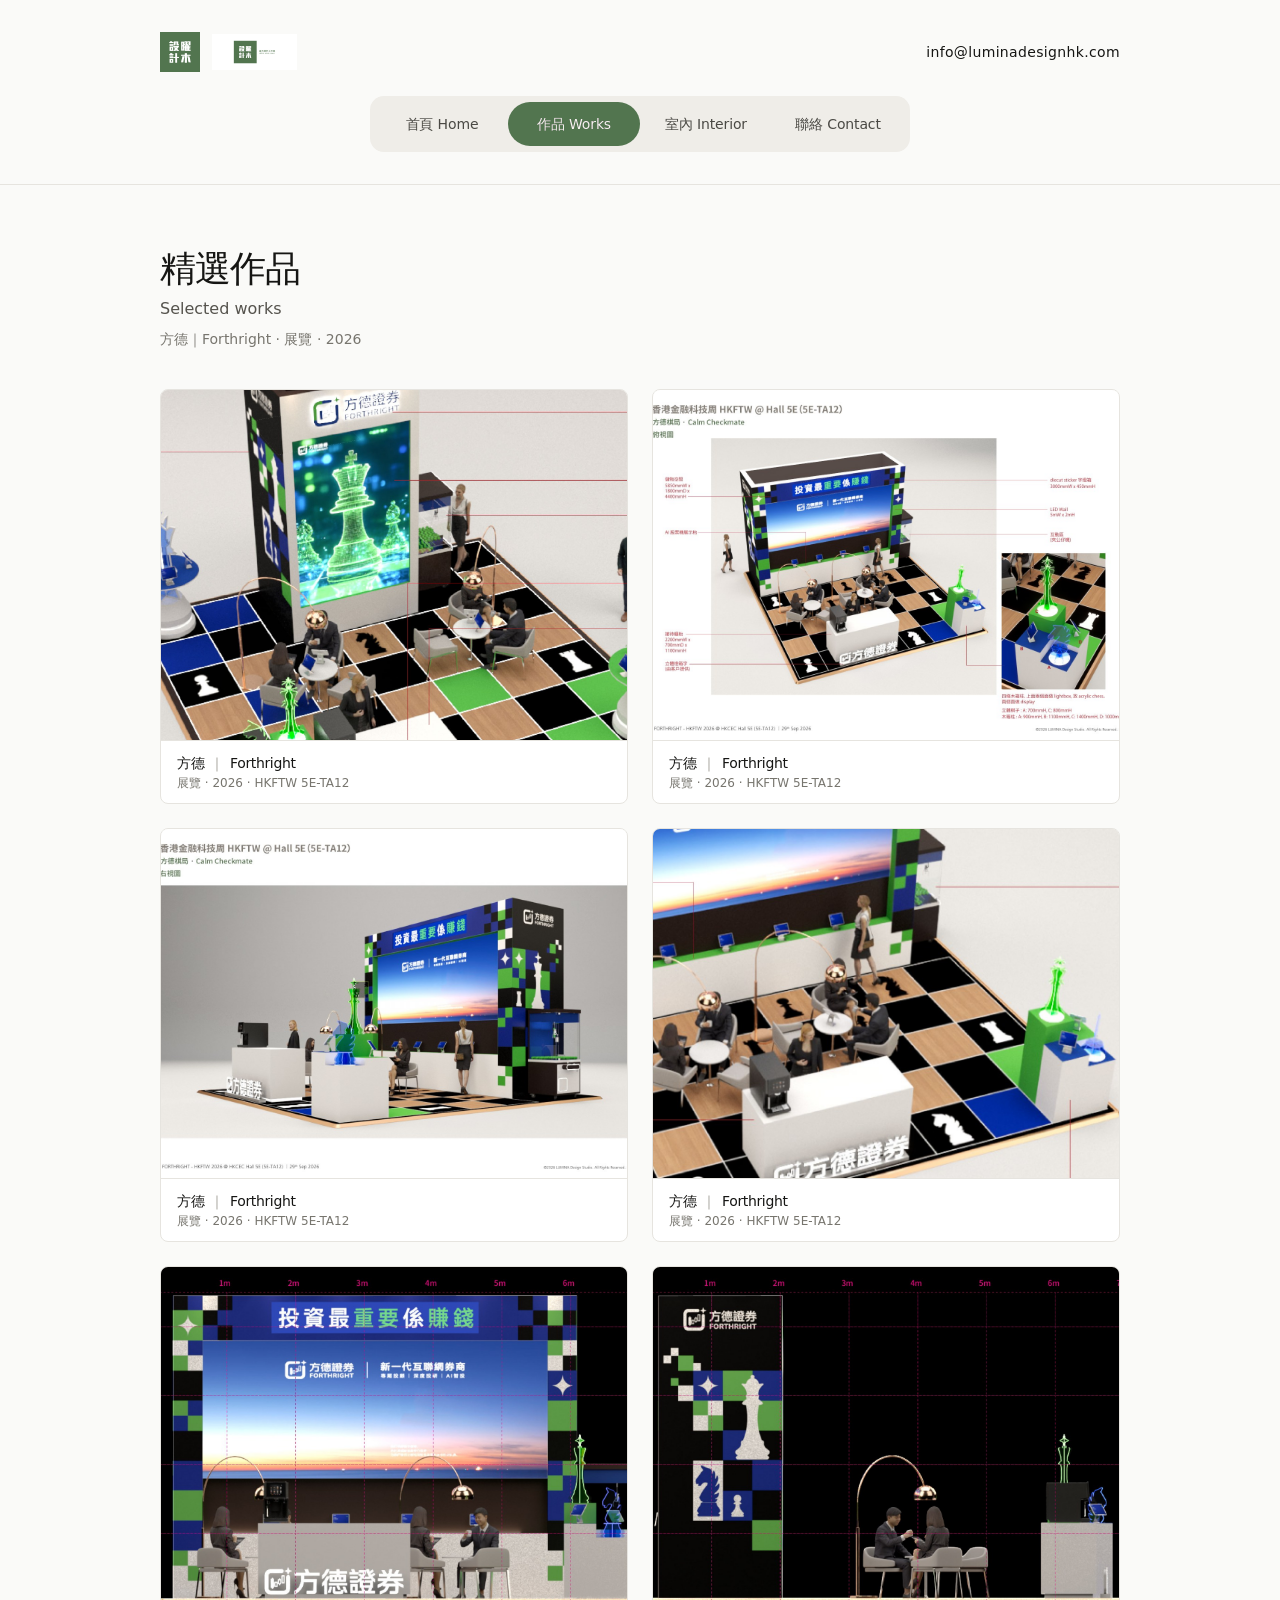
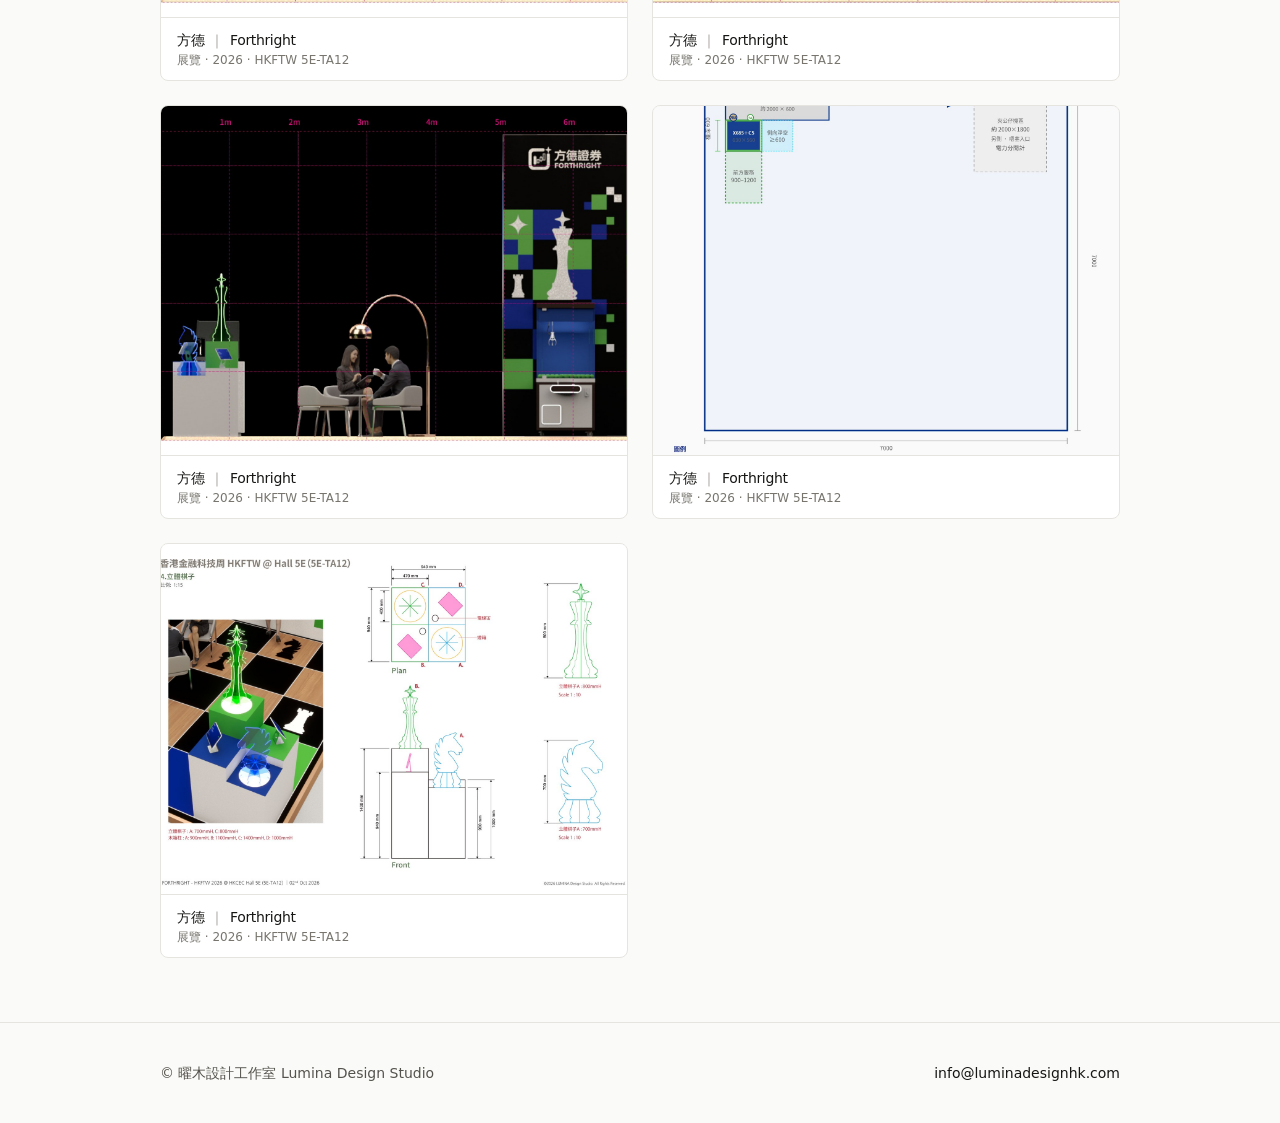
<file: works/index.html>
<!DOCTYPE html><!--iCzW71nrVQvIlBkB_BchE--><html lang="zh-Hant-HK"><head><meta charSet="utf-8"/><meta name="viewport" content="width=device-width, initial-scale=1"/><link rel="preload" as="image" href="/brand/seal_only.png"/><link rel="preload" as="image" href="/brand/lockup_horizontal.png"/><link rel="stylesheet" href="/_next/static/css/e963d33c7fbe0736.css" data-precedence="next"/><link rel="preload" as="script" fetchPriority="low" href="/_next/static/chunks/webpack-2eb758dea75faf50.js"/><script src="/_next/static/chunks/4bd1b696-c023c6e3521b1417.js" async=""></script><script src="/_next/static/chunks/255-1f92380adbc6ec99.js" async=""></script><script src="/_next/static/chunks/main-app-49a0cce033ede5f1.js" async=""></script><script src="/_next/static/chunks/356-650632a4b6a40b7e.js" async=""></script><script src="/_next/static/chunks/619-9168df9c2a29b74b.js" async=""></script><script src="/_next/static/chunks/179-54899eb6f04519f1.js" async=""></script><script src="/_next/static/chunks/app/layout-ba53aa7f799771eb.js" async=""></script><script src="/_next/static/chunks/app/works/page-9e62c95daf2b8a20.js" async=""></script><title>精選作品 · Selected works · Lumina Design Studio</title><meta name="description" content="展覽・室內・空間 | Exhibition · Interior · Space — 曜木設計工作室 Lumina Design Studio"/><script src="/_next/static/chunks/polyfills-42372ed130431b0a.js" noModule=""></script></head><body><div hidden=""><!--$--><!--/$--></div><div data-ovio-world="minimal" class="flex min-h-dvh flex-col bg-(--ovio-stage) text-(--ovio-ink) font-(family-name:--ovio-font)"><header class="border-b border-(--ovio-line)"><div class="mx-auto flex w-full max-w-5xl flex-col gap-6 px-6 py-6 sm:px-8 sm:py-8"><div class="flex items-center justify-between gap-4"><a class="flex items-center gap-3" aria-label="曜木設計工作室 · Lumina Design Studio" href="/"><img alt="" width="40" height="40" decoding="async" data-nimg="1" class="h-10 w-10" style="color:transparent" src="/brand/seal_only.png"/><img alt="曜木設計工作室 Lumina Design Studio" width="220" height="40" decoding="async" data-nimg="1" class="hidden h-9 w-auto sm:block" style="color:transparent" src="/brand/lockup_horizontal.png"/><span class="sr-only">曜木設計工作室 · Lumina Design Studio</span></a><a href="mailto:info@luminadesignhk.com" class="text-xs tracking-wide text-(--ovio-muted) sm:text-sm">info@luminadesignhk.com</a></div><div class="flex justify-center"><div data-ovio-world="minimal" class="flex flex-col items-center gap-10 font-(family-name:--ovio-font) text-(--ovio-ink) w-full max-w-xl"><div class="relative w-full max-w-135 p-1.5" style="background:var(--ovio-track);border-radius:14px"><div aria-hidden="true" class="absolute inset-1.5"><div class="absolute inset-y-0" style="left:25%;right:50%;background:var(--ovio-accent);border-radius:999px"></div><div class="invisible absolute inset-0"><div class="absolute inset-y-0 left-0 origin-left" style="background:var(--ovio-accent)"></div><div class="absolute inset-y-0 left-0" style="background:var(--ovio-accent);border-radius:999px"></div><div class="absolute inset-y-0 left-0" style="background:var(--ovio-accent);border-radius:999px"></div></div></div><div role="tablist" aria-label="Primary" class="relative grid" style="grid-template-columns:repeat(4, minmax(0, 1fr))"><button id="_R_jb_-tab-0" role="tab" type="button" aria-selected="false" aria-controls="_R_jb_-panel" tabindex="-1" class="cursor-pointer border-0 bg-transparent py-3 text-[11px] font-medium sm:text-sm tracking-[-0.01em]" style="color:#4a4944">首頁 Home</button><button id="_R_jb_-tab-1" role="tab" type="button" aria-selected="true" aria-controls="_R_jb_-panel" tabindex="0" class="cursor-pointer border-0 bg-transparent py-3 text-[11px] font-medium sm:text-sm tracking-[-0.01em]" style="color:#4a4944">作品 Works</button><button id="_R_jb_-tab-2" role="tab" type="button" aria-selected="false" aria-controls="_R_jb_-panel" tabindex="-1" class="cursor-pointer border-0 bg-transparent py-3 text-[11px] font-medium sm:text-sm tracking-[-0.01em]" style="color:#4a4944">室內 Interior</button><button id="_R_jb_-tab-3" role="tab" type="button" aria-selected="false" aria-controls="_R_jb_-panel" tabindex="-1" class="cursor-pointer border-0 bg-transparent py-3 text-[11px] font-medium sm:text-sm tracking-[-0.01em]" style="color:#4a4944">聯絡 Contact</button></div><div aria-hidden="true" class="pointer-events-none absolute inset-1.5 grid" style="grid-template-columns:repeat(4, minmax(0, 1fr));color:#f5f4f0;clip-path:inset(0 50% 0 25% round 999px)"><span data-liquid-label="true" class="block text-center py-3 text-[11px] font-medium sm:text-sm tracking-[-0.01em]">首頁 Home</span><span data-liquid-label="true" class="block text-center py-3 text-[11px] font-medium sm:text-sm tracking-[-0.01em]">作品 Works</span><span data-liquid-label="true" class="block text-center py-3 text-[11px] font-medium sm:text-sm tracking-[-0.01em]">室內 Interior</span><span data-liquid-label="true" class="block text-center py-3 text-[11px] font-medium sm:text-sm tracking-[-0.01em]">聯絡 Contact</span></div></div></div></div></div></header><main class="mx-auto w-full max-w-5xl flex-1 px-6 py-12 sm:px-8 sm:py-16"><div class="space-y-10"><header class="space-y-2"><h1 class="text-3xl tracking-tight sm:text-4xl">精選作品</h1><p class="text-(--ovio-ink-2)">Selected works</p><p class="text-sm text-(--ovio-muted)">方德｜Forthright · 展覽 · 2026</p></header><div class="grid grid-cols-1 gap-6 sm:grid-cols-2"><figure class="overflow-hidden rounded-[var(--ovio-radius)] border border-(--ovio-line) bg-(--ovio-surface)"><div class="relative aspect-[4/3] bg-(--ovio-track)"><img alt="方德 Forthright — 正面透視" loading="lazy" decoding="async" data-nimg="fill" class="object-cover" style="position:absolute;height:100%;width:100%;left:0;top:0;right:0;bottom:0;color:transparent" src="/works/fangde-forthright/01_hero_overview.jpg"/></div><figcaption class="space-y-0.5 border-t border-(--ovio-line) px-4 py-3"><p class="text-sm font-medium tracking-tight">方德<span class="mx-1.5 text-(--ovio-faint)">｜</span>Forthright</p><p class="text-xs text-(--ovio-muted)">展覽 · 2026 · HKFTW 5E-TA12</p></figcaption></figure><figure class="overflow-hidden rounded-[var(--ovio-radius)] border border-(--ovio-line) bg-(--ovio-surface)"><div class="relative aspect-[4/3] bg-(--ovio-track)"><img alt="方德 Forthright — 標註透視" loading="lazy" decoding="async" data-nimg="fill" class="object-cover" style="position:absolute;height:100%;width:100%;left:0;top:0;right:0;bottom:0;color:transparent" src="/works/fangde-forthright/02_hero_labeled.jpg"/></div><figcaption class="space-y-0.5 border-t border-(--ovio-line) px-4 py-3"><p class="text-sm font-medium tracking-tight">方德<span class="mx-1.5 text-(--ovio-faint)">｜</span>Forthright</p><p class="text-xs text-(--ovio-muted)">展覽 · 2026 · HKFTW 5E-TA12</p></figcaption></figure><figure class="overflow-hidden rounded-[var(--ovio-radius)] border border-(--ovio-line) bg-(--ovio-surface)"><div class="relative aspect-[4/3] bg-(--ovio-track)"><img alt="方德 Forthright — 右視" loading="lazy" decoding="async" data-nimg="fill" class="object-cover" style="position:absolute;height:100%;width:100%;left:0;top:0;right:0;bottom:0;color:transparent" src="/works/fangde-forthright/03_view_right.jpg"/></div><figcaption class="space-y-0.5 border-t border-(--ovio-line) px-4 py-3"><p class="text-sm font-medium tracking-tight">方德<span class="mx-1.5 text-(--ovio-faint)">｜</span>Forthright</p><p class="text-xs text-(--ovio-muted)">展覽 · 2026 · HKFTW 5E-TA12</p></figcaption></figure><figure class="overflow-hidden rounded-[var(--ovio-radius)] border border-(--ovio-line) bg-(--ovio-surface)"><div class="relative aspect-[4/3] bg-(--ovio-track)"><img alt="方德 Forthright — 休息區" loading="lazy" decoding="async" data-nimg="fill" class="object-cover" style="position:absolute;height:100%;width:100%;left:0;top:0;right:0;bottom:0;color:transparent" src="/works/fangde-forthright/04_lounge_crop.jpg"/></div><figcaption class="space-y-0.5 border-t border-(--ovio-line) px-4 py-3"><p class="text-sm font-medium tracking-tight">方德<span class="mx-1.5 text-(--ovio-faint)">｜</span>Forthright</p><p class="text-xs text-(--ovio-muted)">展覽 · 2026 · HKFTW 5E-TA12</p></figcaption></figure><figure class="overflow-hidden rounded-[var(--ovio-radius)] border border-(--ovio-line) bg-(--ovio-surface)"><div class="relative aspect-[4/3] bg-(--ovio-track)"><img alt="方德 Forthright — 前立面" loading="lazy" decoding="async" data-nimg="fill" class="object-cover" style="position:absolute;height:100%;width:100%;left:0;top:0;right:0;bottom:0;color:transparent" src="/works/fangde-forthright/05_elev_front.jpg"/></div><figcaption class="space-y-0.5 border-t border-(--ovio-line) px-4 py-3"><p class="text-sm font-medium tracking-tight">方德<span class="mx-1.5 text-(--ovio-faint)">｜</span>Forthright</p><p class="text-xs text-(--ovio-muted)">展覽 · 2026 · HKFTW 5E-TA12</p></figcaption></figure><figure class="overflow-hidden rounded-[var(--ovio-radius)] border border-(--ovio-line) bg-(--ovio-surface)"><div class="relative aspect-[4/3] bg-(--ovio-track)"><img alt="方德 Forthright — 左立面" loading="lazy" decoding="async" data-nimg="fill" class="object-cover" style="position:absolute;height:100%;width:100%;left:0;top:0;right:0;bottom:0;color:transparent" src="/works/fangde-forthright/06_elev_left.jpg"/></div><figcaption class="space-y-0.5 border-t border-(--ovio-line) px-4 py-3"><p class="text-sm font-medium tracking-tight">方德<span class="mx-1.5 text-(--ovio-faint)">｜</span>Forthright</p><p class="text-xs text-(--ovio-muted)">展覽 · 2026 · HKFTW 5E-TA12</p></figcaption></figure><figure class="overflow-hidden rounded-[var(--ovio-radius)] border border-(--ovio-line) bg-(--ovio-surface)"><div class="relative aspect-[4/3] bg-(--ovio-track)"><img alt="方德 Forthright — 右立面" loading="lazy" decoding="async" data-nimg="fill" class="object-cover" style="position:absolute;height:100%;width:100%;left:0;top:0;right:0;bottom:0;color:transparent" src="/works/fangde-forthright/07_elev_right.jpg"/></div><figcaption class="space-y-0.5 border-t border-(--ovio-line) px-4 py-3"><p class="text-sm font-medium tracking-tight">方德<span class="mx-1.5 text-(--ovio-faint)">｜</span>Forthright</p><p class="text-xs text-(--ovio-muted)">展覽 · 2026 · HKFTW 5E-TA12</p></figcaption></figure><figure class="overflow-hidden rounded-[var(--ovio-radius)] border border-(--ovio-line) bg-(--ovio-surface)"><div class="relative aspect-[4/3] bg-(--ovio-track)"><img alt="方德 Forthright — 接待細節" loading="lazy" decoding="async" data-nimg="fill" class="object-cover" style="position:absolute;height:100%;width:100%;left:0;top:0;right:0;bottom:0;color:transparent" src="/works/fangde-forthright/08_reception_coffee.jpg"/></div><figcaption class="space-y-0.5 border-t border-(--ovio-line) px-4 py-3"><p class="text-sm font-medium tracking-tight">方德<span class="mx-1.5 text-(--ovio-faint)">｜</span>Forthright</p><p class="text-xs text-(--ovio-muted)">展覽 · 2026 · HKFTW 5E-TA12</p></figcaption></figure><figure class="overflow-hidden rounded-[var(--ovio-radius)] border border-(--ovio-line) bg-(--ovio-surface)"><div class="relative aspect-[4/3] bg-(--ovio-track)"><img alt="方德 Forthright — 棋子主題" loading="lazy" decoding="async" data-nimg="fill" class="object-cover" style="position:absolute;height:100%;width:100%;left:0;top:0;right:0;bottom:0;color:transparent" src="/works/fangde-forthright/09_chess_feature.jpg"/></div><figcaption class="space-y-0.5 border-t border-(--ovio-line) px-4 py-3"><p class="text-sm font-medium tracking-tight">方德<span class="mx-1.5 text-(--ovio-faint)">｜</span>Forthright</p><p class="text-xs text-(--ovio-muted)">展覽 · 2026 · HKFTW 5E-TA12</p></figcaption></figure></div></div><!--$--><!--/$--></main><footer class="mt-auto border-t border-(--ovio-line)"><div class="mx-auto flex w-full max-w-5xl flex-col gap-2 px-6 py-10 sm:flex-row sm:items-center sm:justify-between sm:px-8"><p class="text-sm text-(--ovio-ink-2)">© 曜木設計工作室 Lumina Design Studio</p><a href="mailto:info@luminadesignhk.com" class="text-sm text-(--ovio-muted)">info@luminadesignhk.com</a></div></footer></div><script src="/_next/static/chunks/webpack-2eb758dea75faf50.js" id="_R_" async=""></script><script>(self.__next_f=self.__next_f||[]).push([0])</script><script>self.__next_f.push([1,"1:\"$Sreact.fragment\"\n2:I[158,[\"356\",\"static/chunks/356-650632a4b6a40b7e.js\",\"619\",\"static/chunks/619-9168df9c2a29b74b.js\",\"179\",\"static/chunks/179-54899eb6f04519f1.js\",\"177\",\"static/chunks/app/layout-ba53aa7f799771eb.js\"],\"SiteShell\"]\n3:I[9766,[],\"\"]\n4:I[8924,[],\"\"]\n5:I[1356,[\"356\",\"static/chunks/356-650632a4b6a40b7e.js\",\"607\",\"static/chunks/app/works/page-9e62c95daf2b8a20.js\"],\"Image\"]\n10:I[7150,[],\"\"]\n:HL[\"/_next/static/css/e963d33c7fbe0736.css\",\"style\"]\n"])</script><script>self.__next_f.push([1,"0:{\"P\":null,\"b\":\"iCzW71nrVQvIlBkB-BchE\",\"p\":\"\",\"c\":[\"\",\"works\",\"\"],\"i\":false,\"f\":[[[\"\",{\"children\":[\"works\",{\"children\":[\"__PAGE__\",{}]}]},\"$undefined\",\"$undefined\",true],[\"\",[\"$\",\"$1\",\"c\",{\"children\":[[[\"$\",\"link\",\"0\",{\"rel\":\"stylesheet\",\"href\":\"/_next/static/css/e963d33c7fbe0736.css\",\"precedence\":\"next\",\"crossOrigin\":\"$undefined\",\"nonce\":\"$undefined\"}]],[\"$\",\"html\",null,{\"lang\":\"zh-Hant-HK\",\"children\":[\"$\",\"body\",null,{\"children\":[\"$\",\"$L2\",null,{\"children\":[\"$\",\"$L3\",null,{\"parallelRouterKey\":\"children\",\"error\":\"$undefined\",\"errorStyles\":\"$undefined\",\"errorScripts\":\"$undefined\",\"template\":[\"$\",\"$L4\",null,{}],\"templateStyles\":\"$undefined\",\"templateScripts\":\"$undefined\",\"notFound\":[[[\"$\",\"title\",null,{\"children\":\"404: This page could not be found.\"}],[\"$\",\"div\",null,{\"style\":{\"fontFamily\":\"system-ui,\\\"Segoe UI\\\",Roboto,Helvetica,Arial,sans-serif,\\\"Apple Color Emoji\\\",\\\"Segoe UI Emoji\\\"\",\"height\":\"100vh\",\"textAlign\":\"center\",\"display\":\"flex\",\"flexDirection\":\"column\",\"alignItems\":\"center\",\"justifyContent\":\"center\"},\"children\":[\"$\",\"div\",null,{\"children\":[[\"$\",\"style\",null,{\"dangerouslySetInnerHTML\":{\"__html\":\"body{color:#000;background:#fff;margin:0}.next-error-h1{border-right:1px solid rgba(0,0,0,.3)}@media (prefers-color-scheme:dark){body{color:#fff;background:#000}.next-error-h1{border-right:1px solid rgba(255,255,255,.3)}}\"}}],[\"$\",\"h1\",null,{\"className\":\"next-error-h1\",\"style\":{\"display\":\"inline-block\",\"margin\":\"0 20px 0 0\",\"padding\":\"0 23px 0 0\",\"fontSize\":24,\"fontWeight\":500,\"verticalAlign\":\"top\",\"lineHeight\":\"49px\"},\"children\":404}],[\"$\",\"div\",null,{\"style\":{\"display\":\"inline-block\"},\"children\":[\"$\",\"h2\",null,{\"style\":{\"fontSize\":14,\"fontWeight\":400,\"lineHeight\":\"49px\",\"margin\":0},\"children\":\"This page could not be found.\"}]}]]}]}]],[]],\"forbidden\":\"$undefined\",\"unauthorized\":\"$undefined\"}]}]}]}]]}],{\"children\":[\"works\",[\"$\",\"$1\",\"c\",{\"children\":[null,[\"$\",\"$L3\",null,{\"parallelRouterKey\":\"children\",\"error\":\"$undefined\",\"errorStyles\":\"$undefined\",\"errorScripts\":\"$undefined\",\"template\":[\"$\",\"$L4\",null,{}],\"templateStyles\":\"$undefined\",\"templateScripts\":\"$undefined\",\"notFound\":\"$undefined\",\"forbidden\":\"$undefined\",\"unauthorized\":\"$undefined\"}]]}],{\"children\":[\"__PAGE__\",[\"$\",\"$1\",\"c\",{\"children\":[[\"$\",\"div\",null,{\"className\":\"space-y-10\",\"children\":[[\"$\",\"header\",null,{\"className\":\"space-y-2\",\"children\":[[\"$\",\"h1\",null,{\"className\":\"text-3xl tracking-tight sm:text-4xl\",\"children\":\"精選作品\"}],[\"$\",\"p\",null,{\"className\":\"text-(--ovio-ink-2)\",\"children\":\"Selected works\"}],[\"$\",\"p\",null,{\"className\":\"text-sm text-(--ovio-muted)\",\"children\":\"方德｜Forthright · 展覽 · 2026\"}]]}],[\"$\",\"div\",null,{\"className\":\"grid grid-cols-1 gap-6 sm:grid-cols-2\",\"children\":[[\"$\",\"figure\",\"fangde-forthright-/works/fangde-forthright/01_hero_overview.jpg\",{\"className\":\"overflow-hidden rounded-[var(--ovio-radius)] border border-(--ovio-line) bg-(--ovio-surface)\",\"children\":[[\"$\",\"div\",null,{\"className\":\"relative aspect-[4/3] bg-(--ovio-track)\",\"children\":[\"$\",\"$L5\",null,{\"src\":\"/works/fangde-forthright/01_hero_overview.jpg\",\"alt\":\"方德 Forthright — 正面透視\",\"fill\":true,\"className\":\"object-cover\",\"sizes\":\"(max-width: 640px) 100vw, 50vw\"}]}],[\"$\",\"figcaption\",null,{\"className\":\"space-y-0.5 border-t border-(--ovio-line) px-4 py-3\",\"children\":[[\"$\",\"p\",null,{\"className\":\"text-sm font-medium tracking-tight\",\"children\":[\"方德\",[\"$\",\"span\",null,{\"className\":\"mx-1.5 text-(--ovio-faint)\",\"children\":\"｜\"}],\"Forthright\"]}],[\"$\",\"p\",null,{\"className\":\"text-xs text-(--ovio-muted)\",\"children\":\"展覽 · 2026 · HKFTW 5E-TA12\"}]]}]]}],[\"$\",\"figure\",\"fangde-forthright-/works/fangde-forthright/02_hero_labeled.jpg\",{\"className\":\"overflow-hidden rounded-[var(--ovio-radius)] border border-(--ovio-line) bg-(--ovio-surface)\",\"children\":[[\"$\",\"div\",null,{\"className\":\"relative aspect-[4/3] bg-(--ovio-track)\",\"children\":[\"$\",\"$L5\",null,{\"src\":\"/works/fangde-forthright/02_hero_labeled.jpg\",\"alt\":\"方德 Forthright — 標註透視\",\"fill\":true,\"className\":\"object-cover\",\"sizes\":\"(max-width: 640px) 100vw, 50vw\"}]}],[\"$\",\"figcaption\",null,{\"className\":\"space-y-0.5 border-t border-(--ovio-line) px-4 py-3\",\"children\":[[\"$\",\"p\",null,{\"className\":\"text-sm font-medium tracking-tight\",\"children\":[\"方德\",[\"$\",\"span\",null,{\"className\":\"mx-1.5 text-(--ovio-faint)\",\"children\":\"｜\"}],\"Forthright\"]}],[\"$\",\"p\",null,{\"className\":\"text-xs text-(--ovio-muted)\",\"children\":\"展覽 · 2026 · HKFTW 5E-TA12\"}]]}]]}],[\"$\",\"figure\",\"fangde-forthright-/works/fangde-forthright/03_view_right.jpg\",{\"className\":\"overflow-hidden rounded-[var(--ovio-radius)] border border-(--ovio-line) bg-(--ovio-surface)\",\"children\":[\"$L6\",\"$L7\"]}],\"$L8\",\"$L9\",\"$La\",\"$Lb\",\"$Lc\",\"$Ld\"]}]]}],null,\"$Le\"]}],{},null,false]},null,false]},null,false],\"$Lf\",false]],\"m\":\"$undefined\",\"G\":[\"$10\",[]],\"s\":false,\"S\":true}\n"])</script><script>self.__next_f.push([1,"11:I[4431,[],\"OutletBoundary\"]\n13:I[5278,[],\"AsyncMetadataOutlet\"]\n15:I[4431,[],\"ViewportBoundary\"]\n17:I[4431,[],\"MetadataBoundary\"]\n18:\"$Sreact.suspense\"\n6:[\"$\",\"div\",null,{\"className\":\"relative aspect-[4/3] bg-(--ovio-track)\",\"children\":[\"$\",\"$L5\",null,{\"src\":\"/works/fangde-forthright/03_view_right.jpg\",\"alt\":\"方德 Forthright — 右視\",\"fill\":true,\"className\":\"object-cover\",\"sizes\":\"(max-width: 640px) 100vw, 50vw\"}]}]\n7:[\"$\",\"figcaption\",null,{\"className\":\"space-y-0.5 border-t border-(--ovio-line) px-4 py-3\",\"children\":[[\"$\",\"p\",null,{\"className\":\"text-sm font-medium tracking-tight\",\"children\":[\"方德\",[\"$\",\"span\",null,{\"className\":\"mx-1.5 text-(--ovio-faint)\",\"children\":\"｜\"}],\"Forthright\"]}],[\"$\",\"p\",null,{\"className\":\"text-xs text-(--ovio-muted)\",\"children\":\"展覽 · 2026 · HKFTW 5E-TA12\"}]]}]\n"])</script><script>self.__next_f.push([1,"8:[\"$\",\"figure\",\"fangde-forthright-/works/fangde-forthright/04_lounge_crop.jpg\",{\"className\":\"overflow-hidden rounded-[var(--ovio-radius)] border border-(--ovio-line) bg-(--ovio-surface)\",\"children\":[[\"$\",\"div\",null,{\"className\":\"relative aspect-[4/3] bg-(--ovio-track)\",\"children\":[\"$\",\"$L5\",null,{\"src\":\"/works/fangde-forthright/04_lounge_crop.jpg\",\"alt\":\"方德 Forthright — 休息區\",\"fill\":true,\"className\":\"object-cover\",\"sizes\":\"(max-width: 640px) 100vw, 50vw\"}]}],[\"$\",\"figcaption\",null,{\"className\":\"space-y-0.5 border-t border-(--ovio-line) px-4 py-3\",\"children\":[[\"$\",\"p\",null,{\"className\":\"text-sm font-medium tracking-tight\",\"children\":[\"方德\",[\"$\",\"span\",null,{\"className\":\"mx-1.5 text-(--ovio-faint)\",\"children\":\"｜\"}],\"Forthright\"]}],[\"$\",\"p\",null,{\"className\":\"text-xs text-(--ovio-muted)\",\"children\":\"展覽 · 2026 · HKFTW 5E-TA12\"}]]}]]}]\n"])</script><script>self.__next_f.push([1,"9:[\"$\",\"figure\",\"fangde-forthright-/works/fangde-forthright/05_elev_front.jpg\",{\"className\":\"overflow-hidden rounded-[var(--ovio-radius)] border border-(--ovio-line) bg-(--ovio-surface)\",\"children\":[[\"$\",\"div\",null,{\"className\":\"relative aspect-[4/3] bg-(--ovio-track)\",\"children\":[\"$\",\"$L5\",null,{\"src\":\"/works/fangde-forthright/05_elev_front.jpg\",\"alt\":\"方德 Forthright — 前立面\",\"fill\":true,\"className\":\"object-cover\",\"sizes\":\"(max-width: 640px) 100vw, 50vw\"}]}],[\"$\",\"figcaption\",null,{\"className\":\"space-y-0.5 border-t border-(--ovio-line) px-4 py-3\",\"children\":[[\"$\",\"p\",null,{\"className\":\"text-sm font-medium tracking-tight\",\"children\":[\"方德\",[\"$\",\"span\",null,{\"className\":\"mx-1.5 text-(--ovio-faint)\",\"children\":\"｜\"}],\"Forthright\"]}],[\"$\",\"p\",null,{\"className\":\"text-xs text-(--ovio-muted)\",\"children\":\"展覽 · 2026 · HKFTW 5E-TA12\"}]]}]]}]\n"])</script><script>self.__next_f.push([1,"a:[\"$\",\"figure\",\"fangde-forthright-/works/fangde-forthright/06_elev_left.jpg\",{\"className\":\"overflow-hidden rounded-[var(--ovio-radius)] border border-(--ovio-line) bg-(--ovio-surface)\",\"children\":[[\"$\",\"div\",null,{\"className\":\"relative aspect-[4/3] bg-(--ovio-track)\",\"children\":[\"$\",\"$L5\",null,{\"src\":\"/works/fangde-forthright/06_elev_left.jpg\",\"alt\":\"方德 Forthright — 左立面\",\"fill\":true,\"className\":\"object-cover\",\"sizes\":\"(max-width: 640px) 100vw, 50vw\"}]}],[\"$\",\"figcaption\",null,{\"className\":\"space-y-0.5 border-t border-(--ovio-line) px-4 py-3\",\"children\":[[\"$\",\"p\",null,{\"className\":\"text-sm font-medium tracking-tight\",\"children\":[\"方德\",[\"$\",\"span\",null,{\"className\":\"mx-1.5 text-(--ovio-faint)\",\"children\":\"｜\"}],\"Forthright\"]}],[\"$\",\"p\",null,{\"className\":\"text-xs text-(--ovio-muted)\",\"children\":\"展覽 · 2026 · HKFTW 5E-TA12\"}]]}]]}]\n"])</script><script>self.__next_f.push([1,"b:[\"$\",\"figure\",\"fangde-forthright-/works/fangde-forthright/07_elev_right.jpg\",{\"className\":\"overflow-hidden rounded-[var(--ovio-radius)] border border-(--ovio-line) bg-(--ovio-surface)\",\"children\":[[\"$\",\"div\",null,{\"className\":\"relative aspect-[4/3] bg-(--ovio-track)\",\"children\":[\"$\",\"$L5\",null,{\"src\":\"/works/fangde-forthright/07_elev_right.jpg\",\"alt\":\"方德 Forthright — 右立面\",\"fill\":true,\"className\":\"object-cover\",\"sizes\":\"(max-width: 640px) 100vw, 50vw\"}]}],[\"$\",\"figcaption\",null,{\"className\":\"space-y-0.5 border-t border-(--ovio-line) px-4 py-3\",\"children\":[[\"$\",\"p\",null,{\"className\":\"text-sm font-medium tracking-tight\",\"children\":[\"方德\",[\"$\",\"span\",null,{\"className\":\"mx-1.5 text-(--ovio-faint)\",\"children\":\"｜\"}],\"Forthright\"]}],[\"$\",\"p\",null,{\"className\":\"text-xs text-(--ovio-muted)\",\"children\":\"展覽 · 2026 · HKFTW 5E-TA12\"}]]}]]}]\n"])</script><script>self.__next_f.push([1,"c:[\"$\",\"figure\",\"fangde-forthright-/works/fangde-forthright/08_reception_coffee.jpg\",{\"className\":\"overflow-hidden rounded-[var(--ovio-radius)] border border-(--ovio-line) bg-(--ovio-surface)\",\"children\":[[\"$\",\"div\",null,{\"className\":\"relative aspect-[4/3] bg-(--ovio-track)\",\"children\":[\"$\",\"$L5\",null,{\"src\":\"/works/fangde-forthright/08_reception_coffee.jpg\",\"alt\":\"方德 Forthright — 接待細節\",\"fill\":true,\"className\":\"object-cover\",\"sizes\":\"(max-width: 640px) 100vw, 50vw\"}]}],[\"$\",\"figcaption\",null,{\"className\":\"space-y-0.5 border-t border-(--ovio-line) px-4 py-3\",\"children\":[[\"$\",\"p\",null,{\"className\":\"text-sm font-medium tracking-tight\",\"children\":[\"方德\",[\"$\",\"span\",null,{\"className\":\"mx-1.5 text-(--ovio-faint)\",\"children\":\"｜\"}],\"Forthright\"]}],[\"$\",\"p\",null,{\"className\":\"text-xs text-(--ovio-muted)\",\"children\":\"展覽 · 2026 · HKFTW 5E-TA12\"}]]}]]}]\n"])</script><script>self.__next_f.push([1,"d:[\"$\",\"figure\",\"fangde-forthright-/works/fangde-forthright/09_chess_feature.jpg\",{\"className\":\"overflow-hidden rounded-[var(--ovio-radius)] border border-(--ovio-line) bg-(--ovio-surface)\",\"children\":[[\"$\",\"div\",null,{\"className\":\"relative aspect-[4/3] bg-(--ovio-track)\",\"children\":[\"$\",\"$L5\",null,{\"src\":\"/works/fangde-forthright/09_chess_feature.jpg\",\"alt\":\"方德 Forthright — 棋子主題\",\"fill\":true,\"className\":\"object-cover\",\"sizes\":\"(max-width: 640px) 100vw, 50vw\"}]}],[\"$\",\"figcaption\",null,{\"className\":\"space-y-0.5 border-t border-(--ovio-line) px-4 py-3\",\"children\":[[\"$\",\"p\",null,{\"className\":\"text-sm font-medium tracking-tight\",\"children\":[\"方德\",[\"$\",\"span\",null,{\"className\":\"mx-1.5 text-(--ovio-faint)\",\"children\":\"｜\"}],\"Forthright\"]}],[\"$\",\"p\",null,{\"className\":\"text-xs text-(--ovio-muted)\",\"children\":\"展覽 · 2026 · HKFTW 5E-TA12\"}]]}]]}]\n"])</script><script>self.__next_f.push([1,"e:[\"$\",\"$L11\",null,{\"children\":[\"$L12\",[\"$\",\"$L13\",null,{\"promise\":\"$@14\"}]]}]\nf:[\"$\",\"$1\",\"h\",{\"children\":[null,[[\"$\",\"$L15\",null,{\"children\":\"$L16\"}],null],[\"$\",\"$L17\",null,{\"children\":[\"$\",\"div\",null,{\"hidden\":true,\"children\":[\"$\",\"$18\",null,{\"fallback\":null,\"children\":\"$L19\"}]}]}]]}]\n"])</script><script>self.__next_f.push([1,"16:[[\"$\",\"meta\",\"0\",{\"charSet\":\"utf-8\"}],[\"$\",\"meta\",\"1\",{\"name\":\"viewport\",\"content\":\"width=device-width, initial-scale=1\"}]]\n12:null\n"])</script><script>self.__next_f.push([1,"14:{\"metadata\":[[\"$\",\"title\",\"0\",{\"children\":\"精選作品 · Selected works · Lumina Design Studio\"}],[\"$\",\"meta\",\"1\",{\"name\":\"description\",\"content\":\"展覽・室內・空間 | Exhibition · Interior · Space — 曜木設計工作室 Lumina Design Studio\"}]],\"error\":null,\"digest\":\"$undefined\"}\n"])</script><script>self.__next_f.push([1,"19:\"$14:metadata\"\n"])</script></body></html>
</file>
<file: _next/static/css/e963d33c7fbe0736.css>
/*! tailwindcss v4.3.3 | MIT License | https://tailwindcss.com */@layer properties{@supports (((-webkit-hyphens:none)) and (not (margin-trim:inline))) or ((-moz-orient:inline) and (not (color:rgb(from red r g b)))){*,::backdrop,:after,:before{--tw-rotate-x:initial;--tw-rotate-y:initial;--tw-rotate-z:initial;--tw-skew-x:initial;--tw-skew-y:initial;--tw-space-y-reverse:0;--tw-border-style:solid;--tw-leading:initial;--tw-font-weight:initial;--tw-tracking:initial;--tw-shadow:0 0 #0000;--tw-shadow-color:initial;--tw-shadow-alpha:100%;--tw-inset-shadow:0 0 #0000;--tw-inset-shadow-color:initial;--tw-inset-shadow-alpha:100%;--tw-ring-color:initial;--tw-ring-shadow:0 0 #0000;--tw-inset-ring-color:initial;--tw-inset-ring-shadow:0 0 #0000;--tw-ring-inset:initial;--tw-ring-offset-width:0px;--tw-ring-offset-color:#fff;--tw-ring-offset-shadow:0 0 #0000;--tw-blur:initial;--tw-brightness:initial;--tw-contrast:initial;--tw-grayscale:initial;--tw-hue-rotate:initial;--tw-invert:initial;--tw-opacity:initial;--tw-saturate:initial;--tw-sepia:initial;--tw-drop-shadow:initial;--tw-drop-shadow-color:initial;--tw-drop-shadow-alpha:100%;--tw-drop-shadow-size:initial;--tw-duration:initial}}}@layer theme{:host,:root{--font-sans:-apple-system,BlinkMacSystemFont,"Segoe UI",Roboto,"Helvetica Neue","Noto Sans",Arial,sans-serif,"Apple Color Emoji","Segoe UI Emoji","Segoe UI Symbol","Noto Color Emoji";--font-mono:ui-monospace,SFMono-Regular,Menlo,Monaco,Consolas,"Liberation Mono","Courier New",monospace;--spacing:.25rem;--container-lg:32rem;--container-xl:36rem;--container-2xl:42rem;--container-5xl:64rem;--text-xs:.75rem;--text-xs--line-height:calc(1 / .75);--text-sm:.875rem;--text-sm--line-height:calc(1.25 / .875);--text-lg:1.125rem;--text-lg--line-height:calc(1.75 / 1.125);--text-xl:1.25rem;--text-xl--line-height:calc(1.75 / 1.25);--text-2xl:1.5rem;--text-2xl--line-height:calc(2 / 1.5);--text-3xl:1.875rem;--text-3xl--line-height:calc(2.25 / 1.875);--text-4xl:2.25rem;--text-4xl--line-height:calc(2.5 / 2.25);--text-5xl:3rem;--text-5xl--line-height:1;--font-weight-normal:400;--font-weight-medium:500;--tracking-tight:-.025em;--tracking-wide:.025em;--leading-tight:1.25;--leading-relaxed:1.625;--default-transition-duration:.15s;--default-transition-timing-function:cubic-bezier(.4,0,.2,1);--default-font-family:var(--font-sans);--default-mono-font-family:var(--font-mono)}}@layer base{*,::backdrop,:after,:before{box-sizing:border-box;border:0 solid;margin:0;padding:0}::file-selector-button{box-sizing:border-box;border:0 solid;margin:0;padding:0}:host,html{-webkit-text-size-adjust:100%;tab-size:4;line-height:1.5;font-family:var(--default-font-family,-apple-system,BlinkMacSystemFont,"Segoe UI",Roboto,"Helvetica Neue","Noto Sans",Arial,sans-serif,"Apple Color Emoji","Segoe UI Emoji","Segoe UI Symbol","Noto Color Emoji");font-feature-settings:var(--default-font-feature-settings,normal);font-variation-settings:var(--default-font-variation-settings,normal);-webkit-tap-highlight-color:transparent}hr{height:0;color:inherit;border-top-width:1px}abbr:where([title]){-webkit-text-decoration:underline dotted;text-decoration:underline dotted}h1,h2,h3,h4,h5,h6{font-size:inherit;font-weight:inherit}a{color:inherit;-webkit-text-decoration:inherit;text-decoration:inherit}b,strong{font-weight:bolder}code,kbd,pre,samp{font-family:var(--default-mono-font-family,ui-monospace,SFMono-Regular,Menlo,Monaco,Consolas,"Liberation Mono","Courier New",monospace);font-feature-settings:var(--default-mono-font-feature-settings,normal);font-variation-settings:var(--default-mono-font-variation-settings,normal);font-size:1em}small{font-size:80%}sub,sup{vertical-align:baseline;font-size:75%;line-height:0;position:relative}sub{bottom:-.25em}sup{top:-.5em}table{text-indent:0;border-color:inherit;border-collapse:collapse}:-moz-focusring:where(:not(iframe)){outline:auto}progress{vertical-align:baseline}summary{display:list-item}menu,ol,ul{list-style:none}audio,canvas,embed,iframe,img,object,svg,video{vertical-align:middle;display:block}img,video{max-width:100%;height:auto}button,input,optgroup,select,textarea{font:inherit;font-feature-settings:inherit;font-variation-settings:inherit;letter-spacing:inherit;color:inherit;opacity:1;background-color:#0000;border-radius:0}::file-selector-button{font:inherit;font-feature-settings:inherit;font-variation-settings:inherit;letter-spacing:inherit;color:inherit;opacity:1;background-color:#0000;border-radius:0}:where(select:is([multiple],[size])) optgroup{font-weight:bolder}:where(select:is([multiple],[size])) optgroup option{padding-inline-start:20px}::file-selector-button{margin-inline-end:4px}::placeholder{opacity:1}@supports (not ((-webkit-appearance:-apple-pay-button))) or (contain-intrinsic-size:1px){::placeholder{color:currentColor}@supports (color:color-mix(in lab,red,red)){::placeholder{color:color-mix(in oklab,currentcolor 50%,transparent)}}}textarea{resize:vertical}::-webkit-search-decoration{-webkit-appearance:none}::-webkit-date-and-time-value{min-height:1lh;text-align:inherit}::-webkit-datetime-edit{display:inline-flex}::-webkit-datetime-edit-fields-wrapper{padding:0}::-webkit-datetime-edit,::-webkit-datetime-edit-year-field{padding-block:0}::-webkit-datetime-edit-day-field,::-webkit-datetime-edit-month-field{padding-block:0}::-webkit-datetime-edit-hour-field,::-webkit-datetime-edit-minute-field{padding-block:0}::-webkit-datetime-edit-millisecond-field,::-webkit-datetime-edit-second-field{padding-block:0}::-webkit-datetime-edit-meridiem-field{padding-block:0}::-webkit-calendar-picker-indicator{line-height:1}:-moz-ui-invalid{box-shadow:none}button,input:where([type=button],[type=reset],[type=submit]){appearance:button}::file-selector-button{appearance:button}::-webkit-inner-spin-button,::-webkit-outer-spin-button{height:auto}[hidden]:where(:not([hidden=until-found])){display:none!important}}@layer components;@layer utilities{.pointer-events-none{pointer-events:none}.invisible{visibility:hidden}.visible{visibility:visible}.sr-only{clip-path:inset(50%);white-space:nowrap;border-width:0;width:1px;height:1px;margin:-1px;padding:0;overflow:hidden}.absolute,.sr-only{position:absolute}.relative{position:relative}.inset-0{inset:0}.inset-1\.5{inset:calc(var(--spacing) * 1.5)}.inset-y-0{inset-block:0}.top-1\/2{top:50%}.left-0{left:0}.left-1\/2{left:50%}.mx-1\.5{margin-inline:calc(var(--spacing) * 1.5)}.mx-2{margin-inline:calc(var(--spacing) * 2)}.mx-auto{margin-inline:auto}.mt-auto{margin-top:auto}.ml-2{margin-left:calc(var(--spacing) * 2)}.block{display:block}.flex{display:flex}.grid{display:grid}.hidden{display:none}.inline-flex{display:inline-flex}.aspect-\[4\/3\]{aspect-ratio:4/3}.h-9{height:calc(var(--spacing) * 9)}.h-10{height:calc(var(--spacing) * 10)}.h-11{height:calc(var(--spacing) * 11)}.min-h-dvh{min-height:100dvh}.w-10{width:calc(var(--spacing) * 10)}.w-30{width:calc(var(--spacing) * 30)}.w-auto{width:auto}.w-full{width:100%}.max-w-2xl{max-width:var(--container-2xl)}.max-w-5xl{max-width:var(--container-5xl)}.max-w-135{max-width:calc(var(--spacing) * 135)}.max-w-lg{max-width:var(--container-lg)}.max-w-xl{max-width:var(--container-xl)}.min-w-37\.5{min-width:calc(var(--spacing) * 37.5)}.flex-1{flex:1}.origin-left{transform-origin:0}.transform{transform:var(--tw-rotate-x,) var(--tw-rotate-y,) var(--tw-rotate-z,) var(--tw-skew-x,) var(--tw-skew-y,)}.cursor-pointer{cursor:pointer}.grid-cols-1{grid-template-columns:repeat(1,minmax(0,1fr))}.flex-col{flex-direction:column}.flex-wrap{flex-wrap:wrap}.items-baseline{align-items:baseline}.items-center{align-items:center}.justify-between{justify-content:space-between}.justify-center{justify-content:center}.gap-0\.5{gap:calc(var(--spacing) * .5)}.gap-2{gap:calc(var(--spacing) * 2)}.gap-3{gap:calc(var(--spacing) * 3)}.gap-4{gap:calc(var(--spacing) * 4)}.gap-5\.5{gap:calc(var(--spacing) * 5.5)}.gap-6{gap:calc(var(--spacing) * 6)}.gap-10{gap:calc(var(--spacing) * 10)}:where(.space-y-0\.5>:not(:last-child)){--tw-space-y-reverse:0;margin-block-start:calc(calc(var(--spacing) * .5) * var(--tw-space-y-reverse));margin-block-end:calc(calc(var(--spacing) * .5) * calc(1 - var(--tw-space-y-reverse)))}:where(.space-y-2>:not(:last-child)){--tw-space-y-reverse:0;margin-block-start:calc(calc(var(--spacing) * 2) * var(--tw-space-y-reverse));margin-block-end:calc(calc(var(--spacing) * 2) * calc(1 - var(--tw-space-y-reverse)))}:where(.space-y-4>:not(:last-child)){--tw-space-y-reverse:0;margin-block-start:calc(calc(var(--spacing) * 4) * var(--tw-space-y-reverse));margin-block-end:calc(calc(var(--spacing) * 4) * calc(1 - var(--tw-space-y-reverse)))}:where(.space-y-6>:not(:last-child)){--tw-space-y-reverse:0;margin-block-start:calc(calc(var(--spacing) * 6) * var(--tw-space-y-reverse));margin-block-end:calc(calc(var(--spacing) * 6) * calc(1 - var(--tw-space-y-reverse)))}:where(.space-y-8>:not(:last-child)){--tw-space-y-reverse:0;margin-block-start:calc(calc(var(--spacing) * 8) * var(--tw-space-y-reverse));margin-block-end:calc(calc(var(--spacing) * 8) * calc(1 - var(--tw-space-y-reverse)))}:where(.space-y-10>:not(:last-child)){--tw-space-y-reverse:0;margin-block-start:calc(calc(var(--spacing) * 10) * var(--tw-space-y-reverse));margin-block-end:calc(calc(var(--spacing) * 10) * calc(1 - var(--tw-space-y-reverse)))}:where(.space-y-16>:not(:last-child)){--tw-space-y-reverse:0;margin-block-start:calc(calc(var(--spacing) * 16) * var(--tw-space-y-reverse));margin-block-end:calc(calc(var(--spacing) * 16) * calc(1 - var(--tw-space-y-reverse)))}.overflow-hidden{overflow:hidden}.rounded-\[var\(--ovio-radius\)\]{border-radius:var(--ovio-radius)}.rounded-full{border-radius:3.40282e+38px}.border{border-style:var(--tw-border-style);border-width:1px}.border-0{border-style:var(--tw-border-style);border-width:0}.border-t{border-top-style:var(--tw-border-style);border-top-width:1px}.border-b{border-bottom-style:var(--tw-border-style);border-bottom-width:1px}.border-\(--ovio-line\){border-color:var(--ovio-line)}.bg-\(--ovio-accent\){background-color:var(--ovio-accent)}.bg-\(--ovio-stage\){background-color:var(--ovio-stage)}.bg-\(--ovio-surface\){background-color:var(--ovio-surface)}.bg-\(--ovio-track\){background-color:var(--ovio-track)}.bg-transparent{background-color:#0000}.object-cover{object-fit:cover}.p-1\.5{padding:calc(var(--spacing) * 1.5)}.p-6{padding:calc(var(--spacing) * 6)}.px-4{padding-inline:calc(var(--spacing) * 4)}.px-5{padding-inline:calc(var(--spacing) * 5)}.px-6{padding-inline:calc(var(--spacing) * 6)}.py-2\.5{padding-block:calc(var(--spacing) * 2.5)}.py-3{padding-block:calc(var(--spacing) * 3)}.py-6{padding-block:calc(var(--spacing) * 6)}.py-10{padding-block:calc(var(--spacing) * 10)}.py-12{padding-block:calc(var(--spacing) * 12)}.pt-2{padding-top:calc(var(--spacing) * 2)}.pt-4{padding-top:calc(var(--spacing) * 4)}.pt-6{padding-top:calc(var(--spacing) * 6)}.pt-12{padding-top:calc(var(--spacing) * 12)}.text-center{text-align:center}.font-\(family-name\:--ovio-font\){font-family:var(--ovio-font)}.font-\[inherit\]{font-family:inherit}.text-3xl{font-size:var(--text-3xl);line-height:var(--tw-leading,var(--text-3xl--line-height))}.text-lg{font-size:var(--text-lg);line-height:var(--tw-leading,var(--text-lg--line-height))}.text-sm{font-size:var(--text-sm);line-height:var(--tw-leading,var(--text-sm--line-height))}.text-xl{font-size:var(--text-xl);line-height:var(--tw-leading,var(--text-xl--line-height))}.text-xs{font-size:var(--text-xs);line-height:var(--tw-leading,var(--text-xs--line-height))}.text-\[11px\]{font-size:11px}.leading-relaxed{--tw-leading:var(--leading-relaxed);line-height:var(--leading-relaxed)}.leading-tight{--tw-leading:var(--leading-tight);line-height:var(--leading-tight)}.font-medium{--tw-font-weight:var(--font-weight-medium);font-weight:var(--font-weight-medium)}.font-normal{--tw-font-weight:var(--font-weight-normal);font-weight:var(--font-weight-normal)}.tracking-\[-0\.01em\]{--tw-tracking:-.01em;letter-spacing:-.01em}.tracking-\[0\.18em\]{--tw-tracking:.18em;letter-spacing:.18em}.tracking-tight{--tw-tracking:var(--tracking-tight);letter-spacing:var(--tracking-tight)}.tracking-wide{--tw-tracking:var(--tracking-wide);letter-spacing:var(--tracking-wide)}.text-\(--ovio-accent\){color:var(--ovio-accent)}.text-\(--ovio-faint\){color:var(--ovio-faint)}.text-\(--ovio-ink\){color:var(--ovio-ink)}.text-\(--ovio-ink-2\){color:var(--ovio-ink-2)}.text-\(--ovio-line\){color:var(--ovio-line)}.text-\(--ovio-muted\){color:var(--ovio-muted)}.text-\(--ovio-on-accent\){color:var(--ovio-on-accent)}.uppercase{text-transform:uppercase}.underline-offset-4{text-underline-offset:4px}.opacity-60{opacity:.6}.opacity-65{opacity:.65}.ring{--tw-ring-shadow:var(--tw-ring-inset,) 0 0 0 calc(1px + var(--tw-ring-offset-width)) var(--tw-ring-color,currentcolor);box-shadow:var(--tw-inset-shadow),var(--tw-inset-ring-shadow),var(--tw-ring-offset-shadow),var(--tw-ring-shadow),var(--tw-shadow)}.blur{--tw-blur:blur(8px)}.blur,.filter{filter:var(--tw-blur,) var(--tw-brightness,) var(--tw-contrast,) var(--tw-grayscale,) var(--tw-hue-rotate,) var(--tw-invert,) var(--tw-saturate,) var(--tw-sepia,) var(--tw-drop-shadow,)}.transition{transition-property:color,background-color,border-color,outline-color,text-decoration-color,fill,stroke,--tw-gradient-from,--tw-gradient-via,--tw-gradient-to,opacity,box-shadow,transform,translate,scale,rotate,filter,-webkit-backdrop-filter,backdrop-filter,display,content-visibility,overlay,pointer-events;transition-timing-function:var(--tw-ease,var(--default-transition-timing-function));transition-duration:var(--tw-duration,var(--default-transition-duration))}.transition-\[background-color\]{transition-property:background-color;transition-timing-function:var(--tw-ease,var(--default-transition-timing-function));transition-duration:var(--tw-duration,var(--default-transition-duration))}.duration-600{--tw-duration:.6s;transition-duration:.6s}@media (hover:hover){.hover\:underline:hover{text-decoration-line:underline}}@media (prefers-reduced-motion:reduce){.motion-reduce\:transition-none{transition-property:none}}@media (min-width:40rem){.sm\:block{display:block}.sm\:grid-cols-2{grid-template-columns:repeat(2,minmax(0,1fr))}.sm\:flex-row{flex-direction:row}.sm\:items-center{align-items:center}.sm\:justify-between{justify-content:space-between}:where(.sm\:space-y-24>:not(:last-child)){--tw-space-y-reverse:0;margin-block-start:calc(calc(var(--spacing) * 24) * var(--tw-space-y-reverse));margin-block-end:calc(calc(var(--spacing) * 24) * calc(1 - var(--tw-space-y-reverse)))}.sm\:px-8{padding-inline:calc(var(--spacing) * 8)}.sm\:py-8{padding-block:calc(var(--spacing) * 8)}.sm\:py-16{padding-block:calc(var(--spacing) * 16)}.sm\:pt-8{padding-top:calc(var(--spacing) * 8)}.sm\:text-2xl{font-size:var(--text-2xl);line-height:var(--tw-leading,var(--text-2xl--line-height))}.sm\:text-4xl{font-size:var(--text-4xl);line-height:var(--tw-leading,var(--text-4xl--line-height))}.sm\:text-5xl{font-size:var(--text-5xl);line-height:var(--tw-leading,var(--text-5xl--line-height))}.sm\:text-sm{font-size:var(--text-sm);line-height:var(--tw-leading,var(--text-sm--line-height))}.sm\:text-xl{font-size:var(--text-xl);line-height:var(--tw-leading,var(--text-xl--line-height))}.sm\:leading-\[1\.15\]{--tw-leading:1.15;line-height:1.15}}}[data-ovio-world]{--ovio-font-geist:var(--font-geist,"Geist"),system-ui,sans-serif;--ovio-font-geist-mono:var(--font-geist-mono,"Geist Mono"),ui-monospace,monospace;--ovio-font-bricolage:var(--font-bricolage,"Bricolage Grotesque"),system-ui,sans-serif;--ovio-font-plex-mono:var(--font-plex-mono,"IBM Plex Mono"),ui-monospace,monospace;--ovio-font-caveat:var(--font-caveat,"Caveat"),cursive;--ovio-font-vt323:var(--font-vt323,"VT323"),ui-monospace,monospace;--ovio-font-archivo:var(--font-archivo,"Archivo"),system-ui,sans-serif}[data-ovio-world=minimal]{--ovio-stage:#fafaf8;--ovio-surface:#fff;--ovio-ink:#161614;--ovio-ink-2:#55534d;--ovio-muted:#77756e;--ovio-faint:#99968e;--ovio-line:#e6e4df;--ovio-line-2:#eeece8;--ovio-track:#efede8;--ovio-accent:#52754f;--ovio-on-accent:#f5f4f0;--ovio-radius:8px;--ovio-font:var(--ovio-font-geist);--ovio-mono:var(--ovio-font-geist-mono)}[data-ovio-world=craft]{--ovio-stage:#efe7d8;--ovio-surface:#fbf7ef;--ovio-surface-2:#f1e6d2;--ovio-ink:#2a1f14;--ovio-ink-2:#6e5a45;--ovio-muted:#8a7258;--ovio-faint:#c9b9a0;--ovio-line:#2a1f1440;--ovio-track:#fbf7ef;--ovio-accent:#e0713a;--ovio-accent-deep:#b8471f;--ovio-on-accent:#fff6ea;--ovio-tape:#f0dca0d1;--ovio-shadow:0 2px 4px #462d141f,0 18px 34px -12px #462d1466;--ovio-radius:10px;--ovio-font:var(--ovio-font-bricolage);--ovio-hand:var(--ovio-font-caveat);--ovio-mono:var(--ovio-font-plex-mono)}[data-ovio-world=retro]{--ovio-stage:#061108;--ovio-surface:#0a1f0e;--ovio-ink:#6dff8a;--ovio-ink-2:#3fae55;--ovio-muted:#3fae55;--ovio-faint:#1d5a2b;--ovio-line:#3fae55;--ovio-track:#0a1f0e;--ovio-accent:#4fdc68;--ovio-on-accent:#061108;--ovio-glow:0 0 6px #50ff788c;--ovio-radius:0px;--ovio-font:var(--ovio-font-vt323);--ovio-mono:var(--ovio-font-vt323)}[data-ovio-world=toy]{--ovio-stage:#e3dfd5;--ovio-surface:#f8f5ef;--ovio-ink:#1e1d1a;--ovio-ink-2:#55524a;--ovio-muted:#6b665b;--ovio-faint:#a69e90;--ovio-line:#d2ccbf;--ovio-track:#d6d0c3;--ovio-accent:#2c55e0;--ovio-accent-deep:#1a36a3;--ovio-red:#ef4f2b;--ovio-red-deep:#b5311a;--ovio-yellow:#f4b52a;--ovio-yellow-deep:#b9821a;--ovio-on-accent:#fff;--ovio-radius:14px;--ovio-font:var(--ovio-font-archivo);--ovio-mono:var(--ovio-font-plex-mono)}[data-ovio-world] :focus-visible{outline:none}.ovio-stage[data-ovio-world=toy]{background-image:radial-gradient(circle,#3c2d1417 2px,#0000 2.5px);background-size:22px 22px}.ovio-scanlines{pointer-events:none;background:repeating-linear-gradient(0deg,#0000004d 0 1px,#0000 1px 3px);position:absolute;inset:0}:root{--font-geist:system-ui,-apple-system,"Segoe UI",sans-serif;--font-geist-mono:ui-monospace,"SF Mono",Menlo,monospace;color-scheme:light}html{scroll-behavior:smooth}body{background:var(--ovio-stage,#fafaf8);min-height:100dvh;color:var(--ovio-ink,#161614);font-family:var(--font-geist);-webkit-font-smoothing:antialiased;text-rendering:optimizelegibility;margin:0}a{color:inherit;text-decoration:none}a:hover{opacity:.85}::selection{background:#52754f47}@property --tw-rotate-x{syntax:"*";inherits:false}@property --tw-rotate-y{syntax:"*";inherits:false}@property --tw-rotate-z{syntax:"*";inherits:false}@property --tw-skew-x{syntax:"*";inherits:false}@property --tw-skew-y{syntax:"*";inherits:false}@property --tw-space-y-reverse{syntax:"*";inherits:false;initial-value:0}@property --tw-border-style{syntax:"*";inherits:false;initial-value:solid}@property --tw-leading{syntax:"*";inherits:false}@property --tw-font-weight{syntax:"*";inherits:false}@property --tw-tracking{syntax:"*";inherits:false}@property --tw-shadow{syntax:"*";inherits:false;initial-value:0 0 #0000}@property --tw-shadow-color{syntax:"*";inherits:false}@property --tw-shadow-alpha{syntax:"<percentage>";inherits:false;initial-value:100%}@property --tw-inset-shadow{syntax:"*";inherits:false;initial-value:0 0 #0000}@property --tw-inset-shadow-color{syntax:"*";inherits:false}@property --tw-inset-shadow-alpha{syntax:"<percentage>";inherits:false;initial-value:100%}@property --tw-ring-color{syntax:"*";inherits:false}@property --tw-ring-shadow{syntax:"*";inherits:false;initial-value:0 0 #0000}@property --tw-inset-ring-color{syntax:"*";inherits:false}@property --tw-inset-ring-shadow{syntax:"*";inherits:false;initial-value:0 0 #0000}@property --tw-ring-inset{syntax:"*";inherits:false}@property --tw-ring-offset-width{syntax:"<length>";inherits:false;initial-value:0}@property --tw-ring-offset-color{syntax:"*";inherits:false;initial-value:#fff}@property --tw-ring-offset-shadow{syntax:"*";inherits:false;initial-value:0 0 #0000}@property --tw-blur{syntax:"*";inherits:false}@property --tw-brightness{syntax:"*";inherits:false}@property --tw-contrast{syntax:"*";inherits:false}@property --tw-grayscale{syntax:"*";inherits:false}@property --tw-hue-rotate{syntax:"*";inherits:false}@property --tw-invert{syntax:"*";inherits:false}@property --tw-opacity{syntax:"*";inherits:false}@property --tw-saturate{syntax:"*";inherits:false}@property --tw-sepia{syntax:"*";inherits:false}@property --tw-drop-shadow{syntax:"*";inherits:false}@property --tw-drop-shadow-color{syntax:"*";inherits:false}@property --tw-drop-shadow-alpha{syntax:"<percentage>";inherits:false;initial-value:100%}@property --tw-drop-shadow-size{syntax:"*";inherits:false}@property --tw-duration{syntax:"*";inherits:false}
</file>
